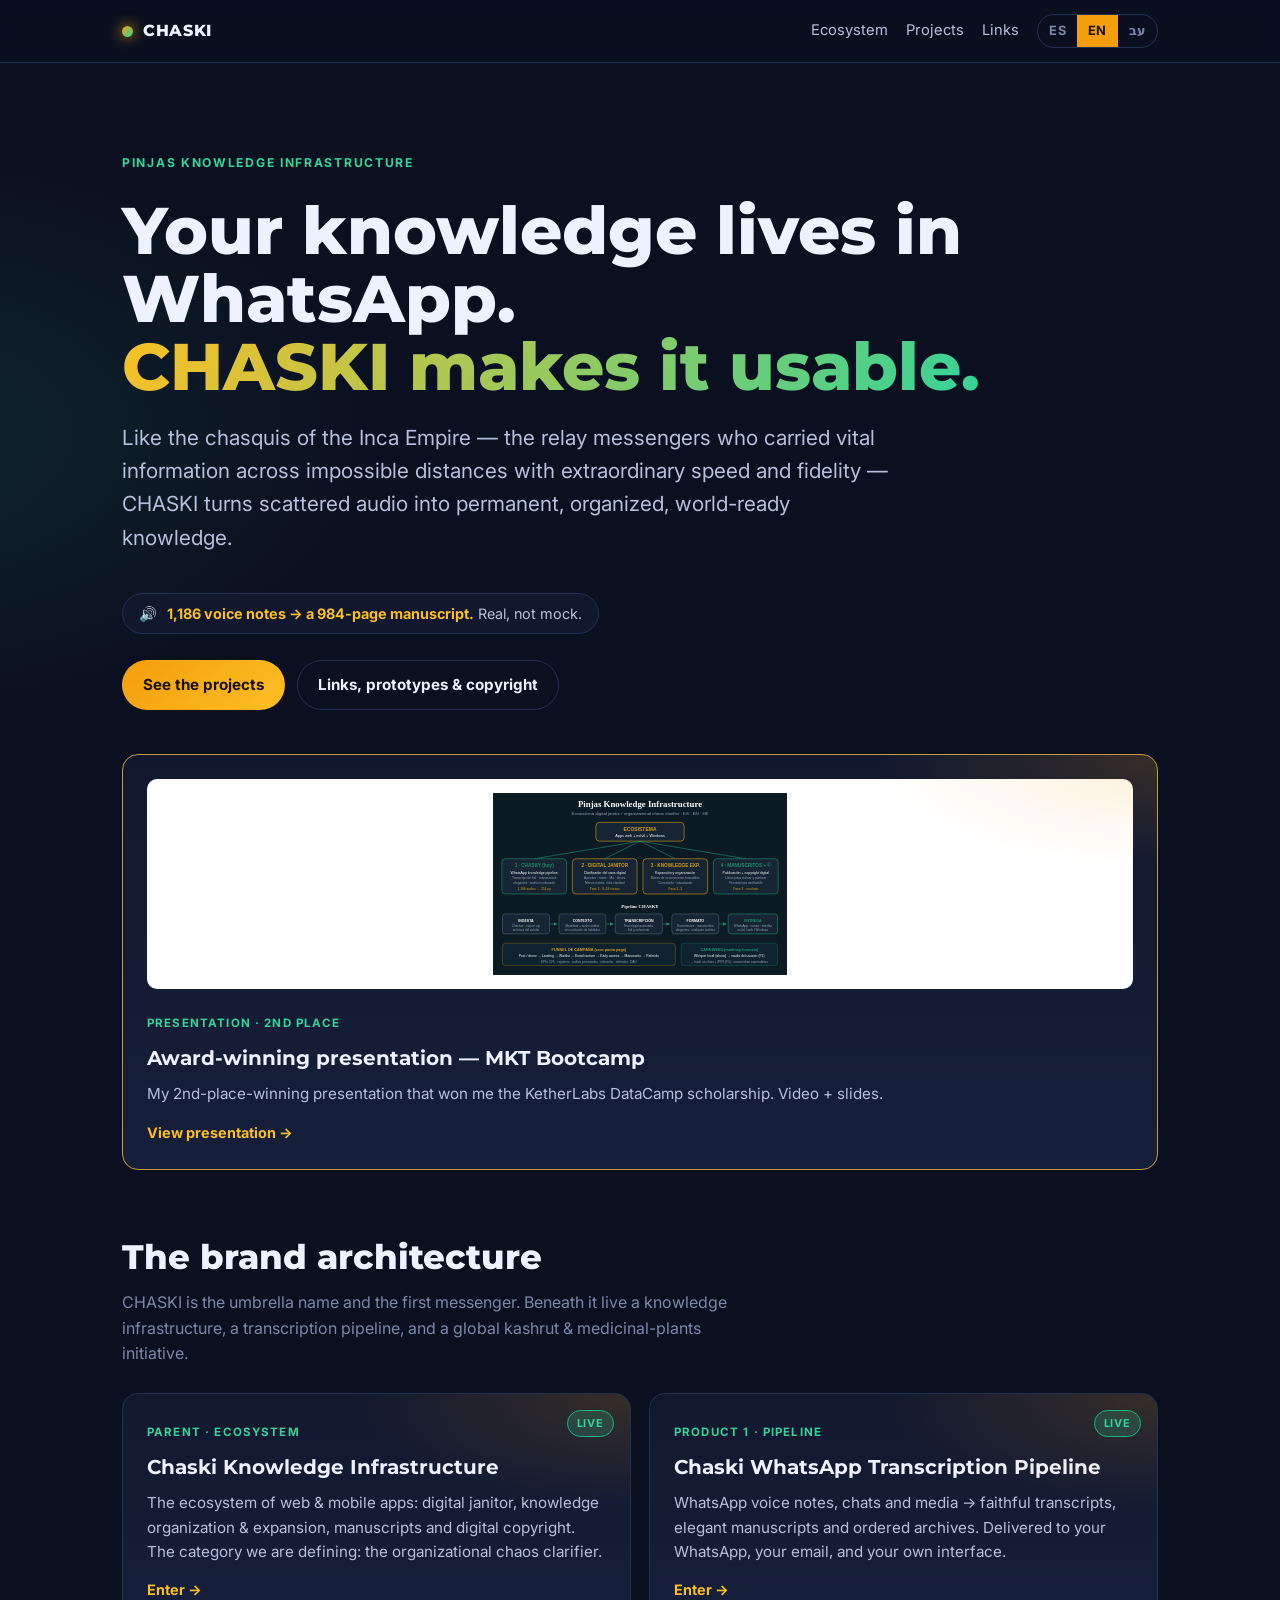
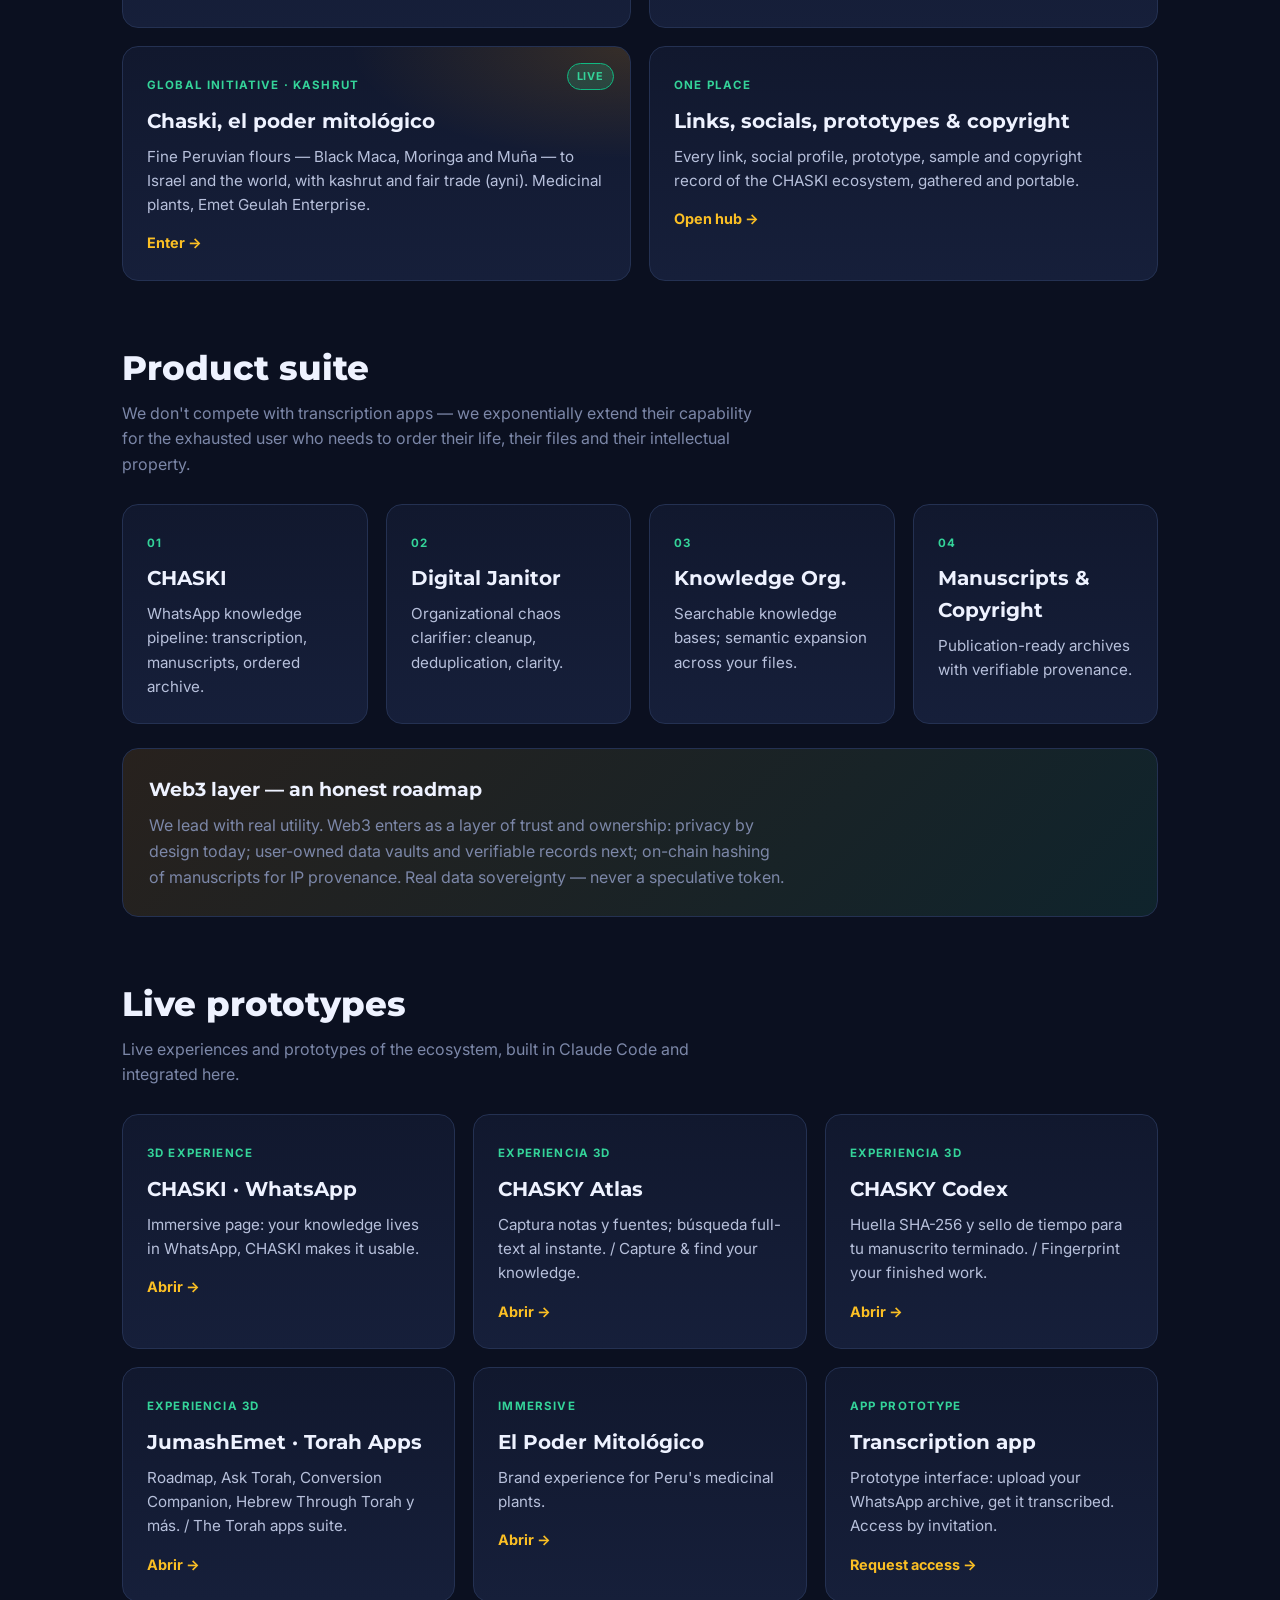
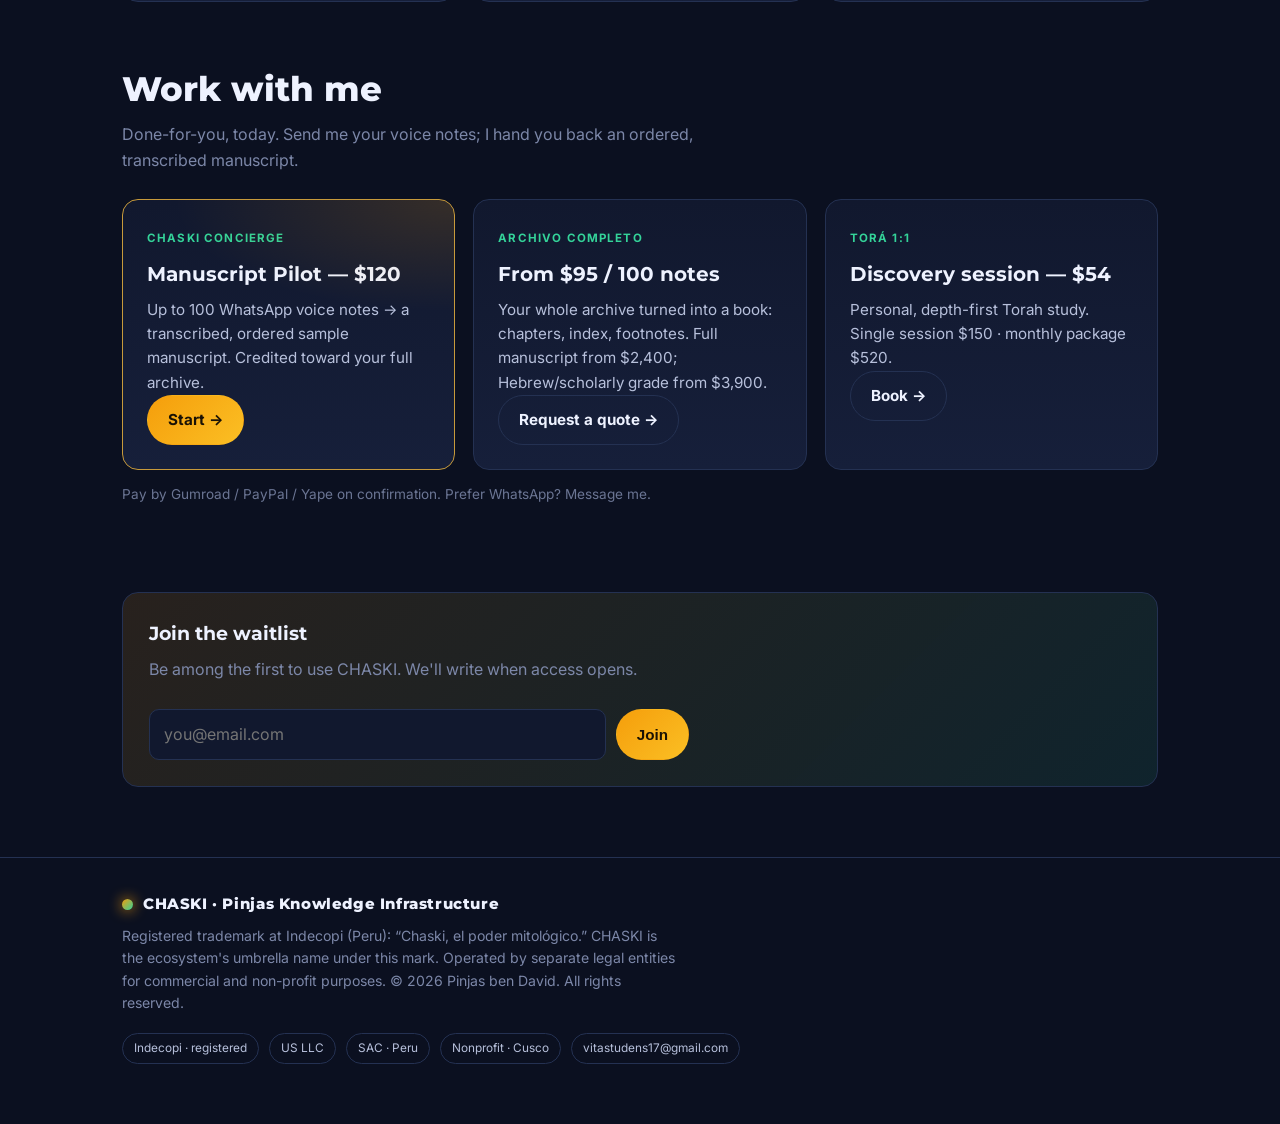
<file: index.html>
<!DOCTYPE html>
<html lang="es" dir="ltr">
<head>
<meta charset="utf-8" />
<meta name="viewport" content="width=device-width, initial-scale=1" />
<title>CHASKI · Pinjas Knowledge Infrastructure</title>
<meta name="description" data-i18n-attr="content:meta_desc" content="CHASKI — tu conocimiento vive en WhatsApp; lo hacemos utilizable. Ecosistema Pinjas Knowledge Infrastructure." />
<meta property="og:type" content="website" />
<meta property="og:site_name" content="CHASKI" />
<meta property="og:title" content="CHASKI — tu conocimiento vive en WhatsApp; lo hacemos utilizable" />
<meta property="og:description" content="1,186 notas de voz → un manuscrito de 984 páginas. Chaski, el poder mitológico · marca registrada (Indecopi)." />
<meta property="og:image" content="https://chaski.pinjasemet.com/assets/og-chaski.png" />
<meta property="og:url" content="https://chaski.pinjasemet.com/" />
<meta name="twitter:card" content="summary_large_image" />
<meta name="twitter:title" content="CHASKI — tu conocimiento vive en WhatsApp" />
<meta name="twitter:description" content="1,186 notas de voz → un manuscrito de 984 páginas. Chaski, el poder mitológico." />
<meta name="twitter:image" content="https://chaski.pinjasemet.com/assets/og-chaski.png" />
<link rel="preconnect" href="https://fonts.googleapis.com" />
<link href="https://fonts.googleapis.com/css2?family=Inter:wght@400;500;700&family=Montserrat:wght@700;800&family=Heebo:wght@400;700;800&display=swap" rel="stylesheet" />
<link rel="stylesheet" href="assets/styles.css" />
</head>
<body>

<header class="bar">
  <div class="wrap">
    <span class="brand"><span class="dot"></span> CHASKI</span>
    <nav>
      <a href="#ecosistema" data-i18n="nav_eco">Ecosistema</a>
      <a href="#proyectos" data-i18n="nav_proj">Proyectos</a>
      <a href="links/" data-i18n="nav_links">Enlaces</a>
      <div class="lang" role="group" aria-label="Language">
        <button data-lang="es" aria-pressed="true">ES</button>
        <button data-lang="en" aria-pressed="false">EN</button>
        <button data-lang="he" aria-pressed="false">עב</button>
      </div>
    </nav>
  </div>
</header>

<main>
  <!-- HERO -->
  <section class="hero">
    <div class="wrap">
      <p class="kicker" data-i18n="hero_kicker">Pinjas Knowledge Infrastructure</p>
      <h1 data-i18n="hero_h1">Tu conocimiento vive en WhatsApp.<br><span class="grad">CHASKI lo hace utilizable.</span></h1>
      <p class="lede" data-i18n="hero_lede">Como los chasquis del Imperio Inca —los mensajeros que llevaban información vital con velocidad y fidelidad extraordinarias— CHASKI toma audio disperso y lo convierte en conocimiento permanente, organizado y listo para el mundo.</p>
      <div class="proof"><span>🔊</span> <span data-i18n="hero_proof"><b>1,186 notas de voz → manuscrito de 984 páginas.</b> Real, no mock.</span></div>
      <div class="cta">
        <a class="btn btn-amber" href="#proyectos" data-i18n="hero_cta1">Ver los proyectos</a>
        <a class="btn btn-ghost" href="links/" data-i18n="hero_cta2">Enlaces, prototipos y copyright</a>
      </div>
    </div>
  </section>

  <!-- FEATURED PRESENTATION -->
  <section id="presentacion-feat" style="padding-top:6px"><div class="wrap">
    <a class="card glow" href="presentacion/" style="border-color:#c79a3b">
      <img src="assets/ecosistema-pinjas.svg" alt="" style="width:100%;max-height:210px;object-fit:contain;border-radius:10px;background:#fff;padding:14px;box-sizing:border-box;margin-bottom:12px" />
      <span class="tag" data-i18n="feat_tag">Presentación · 2.º lugar</span>
      <h3 data-i18n="feat_h">Presentación premiada — MKT Bootcamp</h3>
      <p data-i18n="feat_p">Mi presentación que ganó el 2.º lugar y me otorgó la beca KetherLabs DataCamp. Video + diapositivas.</p>
      <span class="more" data-i18n="feat_more">Ver presentación →</span>
    </a>
  </div></section>

  <!-- ECOSISTEMA / BRAND ARCHITECTURE -->
  <section id="ecosistema">
    <div class="wrap">
      <h2 class="section-title" data-i18n="eco_title">La arquitectura de marca</h2>
      <p class="section-sub" data-i18n="eco_sub">CHASKI es el nombre paraguas y el primer mensajero. Bajo él viven una infraestructura de conocimiento, un pipeline de transcripción, y una iniciativa global de kashrut y plantas medicinales.</p>
      <div class="grid cols-2">

        <a class="card glow" href="knowledge-infrastructure/">
          <span class="status live" data-i18n="st_live">Activo</span>
          <span class="tag" data-i18n="ki_tag">Casa matriz · Ecosistema</span>
          <h3 data-i18n="ki_h">Chaski Knowledge Infrastructure</h3>
          <p data-i18n="ki_p">El ecosistema de apps web y móvil: digital janitor, organización y expansión de conocimiento, manuscritos y copyright digital. La categoría que estamos definiendo: organizational chaos clarifier.</p>
          <span class="more" data-i18n="more">Entrar →</span>
        </a>

        <a class="card glow" href="whatsapp-pipeline/">
          <span class="status live" data-i18n="st_live2">Activo</span>
          <span class="tag" data-i18n="wa_tag">Producto 1 · Pipeline</span>
          <h3 data-i18n="wa_h">Chaski WhatsApp Transcription Pipeline</h3>
          <p data-i18n="wa_p">Notas de voz, chats y archivos de WhatsApp → transcripciones fieles, manuscritos elegantes y archivos ordenados. Entregados a tu WhatsApp, tu correo y tu propia interfaz.</p>
          <span class="more" data-i18n="more2">Entrar →</span>
        </a>

        <a class="card glow" href="poder-mitologico/">
          <span class="status live" data-i18n="st_soon">Activo</span>
          <span class="tag" data-i18n="pm_tag">Iniciativa global · Kashrut</span>
          <h3 data-i18n="pm_h">Chaski, el poder mitológico</h3>
          <p data-i18n="pm_p">Harinas finas del Perú —Maca negra, Moringa y Muña— hacia Israel y el mundo, con kashrut y comercio justo (ayni). Plantas medicinales, Emet Geulah Enterprise.</p>
          <span class="more" data-i18n="more3">Entrar →</span>
        </a>

        <a class="card" href="links/">
          <span class="tag" data-i18n="lk_tag">Un solo lugar</span>
          <h3 data-i18n="lk_h">Enlaces, redes, prototipos y copyright</h3>
          <p data-i18n="lk_p">Todos los enlaces, redes sociales, prototipos, muestras y registros de copyright del ecosistema CHASKI, reunidos y portables.</p>
          <span class="more" data-i18n="more4">Abrir hub →</span>
        </a>

      </div>
    </div>
  </section>

  <!-- PROYECTOS / PRODUCTS DETAIL -->
  <section id="proyectos">
    <div class="wrap">
      <h2 class="section-title" data-i18n="prod_title">Suite de productos</h2>
      <p class="section-sub" data-i18n="prod_sub">No competimos con apps de transcripción —extendemos exponencialmente su capacidad para el usuario agotado que necesita ordenar su vida, sus archivos y su propiedad intelectual.</p>
      <div class="grid cols-4">
        <div class="card"><span class="tag">01</span><h3 data-i18n="p1_h">CHASKI</h3><p data-i18n="p1_p">WhatsApp knowledge pipeline: transcripción, manuscritos, archivo ordenado.</p></div>
        <div class="card"><span class="tag">02</span><h3 data-i18n="p2_h">Digital Janitor</h3><p data-i18n="p2_p">Clarificador del caos organizacional digital: limpieza, deduplicación, claridad.</p></div>
        <div class="card"><span class="tag">03</span><h3 data-i18n="p3_h">Knowledge Org.</h3><p data-i18n="p3_p">Bases de conocimiento buscables; expansión semántica entre tus archivos.</p></div>
        <div class="card"><span class="tag">04</span><h3 data-i18n="p4_h">Manuscritos & Copyright</h3><p data-i18n="p4_p">Archivos listos para publicación con procedencia verificable.</p></div>
      </div>

      <div class="callout" style="margin-top:24px">
        <h3 data-i18n="web3_h">Capa Web3 — hoja de ruta honesta</h3>
        <p class="section-sub mb0" data-i18n="web3_p">Lideramos con utilidad real. Web3 entra como capa de confianza y propiedad: privacidad por diseño hoy; vaults de datos del usuario y registros verificables después; hash on-chain de manuscritos para procedencia de tu propiedad intelectual. Soberanía de datos real —nunca un token especulativo.</p>
      </div>
    </div>
  </section>

  <!-- INTEGRATION SLOT for the two Claude Code HTMLs -->
  <section id="apps">
    <div class="wrap">
      <h2 class="section-title" data-i18n="apps_title">Prototipos en vivo</h2>
      <p class="section-sub" data-i18n="apps_sub">Demostraciones funcionales del ecosistema. (Aquí se enlazan los dos prototipos HTML construidos en Claude Code; ver carpeta /apps/.)</p>
      <div class="grid cols-3">
        <a class="card" href="apps/chasky-tech.html"><span class="tag" data-i18n="demo_tag">Experiencia 3D</span><h3 data-i18n="demo1_h">CHASKI · WhatsApp</h3><p data-i18n="demo1_p">Página inmersiva: tu conocimiento vive en WhatsApp, CHASKI lo hace utilizable.</p><span class="more">Abrir →</span></a>
        <a class="card" href="atlas/"><span class="tag">Experiencia 3D</span><h3>CHASKY Atlas</h3><p>Captura notas y fuentes; búsqueda full-text al instante. / Capture &amp; find your knowledge.</p><span class="more">Abrir →</span></a>
        <a class="card" href="codex/"><span class="tag">Experiencia 3D</span><h3>CHASKY Codex</h3><p>Huella SHA-256 y sello de tiempo para tu manuscrito terminado. / Fingerprint your finished work.</p><span class="more">Abrir →</span></a>
        <a class="card" href="torah-apps/"><span class="tag">Experiencia 3D</span><h3>JumashEmet · Torah Apps</h3><p>Roadmap, Ask Torah, Conversion Companion, Hebrew Through Torah y más. / The Torah apps suite.</p><span class="more">Abrir →</span></a>
        <a class="card" href="apps/chasky-mitologico.html"><span class="tag" data-i18n="demo_tag2">Inmersivo</span><h3 data-i18n="demo2_h">El Poder Mitológico</h3><p data-i18n="demo2_p">Experiencia de marca para las plantas medicinales del Perú.</p><span class="more">Abrir →</span></a>
        <a class="card" href="#waitlist"><span class="tag" data-i18n="demo_tag3">Prototipo app</span><h3 data-i18n="demo3_h">App de transcripción</h3><p data-i18n="demo3_p">Interfaz prototipo: sube tu archivo de WhatsApp y recíbelo transcrito. Acceso por invitación.</p><span class="more" data-i18n="demo3_more">Solicitar acceso →</span></a>
      </div>
    </div>
  </section>

  <!-- WORK WITH ME — paid offers (concierge + tutoring) -->
  <section id="work"><div class="wrap">
    <h2 class="section-title" data-i18n="work_title">Trabaja conmigo</h2>
    <p class="section-sub" data-i18n="work_sub">Servicio hecho por mí, hoy. Tú me envías tus notas de voz; yo te devuelvo un manuscrito ordenado y transcrito.</p>
    <div class="grid cols-3">
      <div class="card glow" style="border-color:#c79a3b">
        <span class="tag">CHASKI Concierge</span>
        <h3 data-i18n="w1_h">Piloto de manuscrito — $120</h3>
        <p data-i18n="w1_p">Hasta 100 notas de voz de WhatsApp → un manuscrito de muestra, transcrito y ordenado. Se acredita a tu archivo completo.</p>
        <a class="btn btn-amber" href="mailto:vitastudens17@gmail.com?subject=CHASKI%20Piloto%20de%20manuscrito%20(%24120)" data-i18n="w1_cta">Empezar →</a>
      </div>
      <div class="card">
        <span class="tag">Archivo completo</span>
        <h3 data-i18n="w2_h">Desde $95 / 100 notas</h3>
        <p data-i18n="w2_p">Tu archivo entero convertido en un libro: capítulos, índice, notas al pie. Manuscrito completo desde $2,400; grado hebreo/rabínico desde $3,900.</p>
        <a class="btn btn-ghost" href="mailto:vitastudens17@gmail.com?subject=CHASKI%20Archivo%20completo" data-i18n="w2_cta">Pedir presupuesto →</a>
      </div>
      <div class="card">
        <span class="tag">Torá 1:1</span>
        <h3 data-i18n="w3_h">Sesión de descubrimiento — $54</h3>
        <p data-i18n="w3_p">Estudio de Torá personal, en profundidad. Sesión individual $150 · paquete mensual $520.</p>
        <a class="btn btn-ghost" href="mailto:vitastudens17@gmail.com?subject=CHASKI%20Tutor%C3%ADa%20Tor%C3%A1" data-i18n="w3_cta">Reservar →</a>
      </div>
    </div>
    <p class="section-sub" style="margin-top:14px;font-size:.85rem;opacity:.85" data-i18n="work_note">Pago por Gumroad / PayPal / Yape al confirmar. ¿Prefieres WhatsApp? Escríbeme.</p>
  </div></section>

  <!-- WAITLIST — functional lead capture (set form action to your Formspree/Pages/Supabase endpoint) -->
  <section id="waitlist"><div class="wrap">
    <div class="callout">
      <h3 data-i18n="wl_t">Únete a la lista de espera</h3>
      <p class="section-sub" data-i18n="wl_p">Sé de los primeros en usar CHASKI. Te escribimos cuando abramos acceso.</p>
      <form id="wl-form" action="/api/lead" method="POST" style="display:flex;gap:10px;flex-wrap:wrap;max-width:540px">
        <input type="email" name="email" required data-i18n-attr="placeholder:wl_ph" placeholder="tu@correo.com" autocomplete="email" style="flex:1;min-width:220px;padding:12px 14px;border-radius:10px;border:1px solid var(--line);background:var(--bg-2);color:var(--ink);font:inherit">
        <input type="hidden" name="source" value="hub-waitlist">
        <input type="hidden" name="lang" value="es">
        <!-- honeypot: invisible to humans; bots fill it and are silently dropped -->
        <input type="text" name="company" tabindex="-1" autocomplete="off" aria-hidden="true" style="position:absolute;left:-9999px;width:1px;height:1px;opacity:0">
        <button class="btn btn-amber" type="submit" data-i18n="wl_b">Unirme</button>
      </form>
      <p id="wl-thanks" data-i18n="wl_thx" style="display:none;margin:10px 0 0">✓ ¡Gracias! Te escribiremos cuando abramos acceso.</p>
    </div>
  </div></section>
</main>

<footer>
  <div class="wrap">
    <div class="legal">
      <span class="brand" style="font-size:.95rem"><span class="dot"></span> CHASKI · Pinjas Knowledge Infrastructure</span>
      <p style="margin:8px 0 0" data-i18n="foot_legal">Marca registrada en Indecopi (Perú): «Chaski, el poder mitológico». CHASKI es el nombre paraguas del ecosistema bajo esta marca. Operada por entidades legales separadas para fines comerciales y sin fines de lucro. © <span id="year">2026</span> Pinjas ben David. Todos los derechos reservados.</p>
    </div>
    <div class="badge-row">
      <span class="badge" data-i18n="b1">Indecopi · marca registrada</span>
      <span class="badge" data-i18n="b2">US LLC</span>
      <span class="badge" data-i18n="b3">SAC · Perú</span>
      <span class="badge" data-i18n="b4">Nonprofit · Cusco</span>
      <span class="badge">vitastudens17@gmail.com</span>
    </div>
  </div>
</footer>

<script>
window.I18N = {
  es: {
    __title: "CHASKI · Pinjas Knowledge Infrastructure",
    meta_desc: "CHASKI — tu conocimiento vive en WhatsApp; lo hacemos utilizable. Ecosistema Pinjas Knowledge Infrastructure.",
    nav_eco:"Ecosistema", nav_proj:"Proyectos", nav_links:"Enlaces",
    hero_kicker:"Pinjas Knowledge Infrastructure",
    hero_h1:"Tu conocimiento vive en WhatsApp.<br><span class='grad'>CHASKI lo hace utilizable.</span>",
    hero_lede:"Como los chasquis del Imperio Inca —los mensajeros que llevaban información vital con velocidad y fidelidad extraordinarias— CHASKI toma audio disperso y lo convierte en conocimiento permanente, organizado y listo para el mundo.",
    hero_proof:"<b>1,186 notas de voz → manuscrito de 984 páginas.</b> Real, no mock.",
    hero_cta1:"Ver los proyectos", hero_cta2:"Enlaces, prototipos y copyright",
    eco_title:"La arquitectura de marca",
    eco_sub:"CHASKI es el nombre paraguas y el primer mensajero. Bajo él viven una infraestructura de conocimiento, un pipeline de transcripción, y una iniciativa global de kashrut y plantas medicinales.",
    st_live:"Activo", st_live2:"Activo", st_soon:"Activo", more:"Entrar →", more2:"Entrar →", more3:"Entrar →", more4:"Abrir hub →",
    ki_tag:"Casa matriz · Ecosistema", ki_h:"Chaski Knowledge Infrastructure",
    ki_p:"El ecosistema de apps web y móvil: digital janitor, organización y expansión de conocimiento, manuscritos y copyright digital. La categoría que estamos definiendo: organizational chaos clarifier.",
    wa_tag:"Producto 1 · Pipeline", wa_h:"Chaski WhatsApp Transcription Pipeline",
    wa_p:"Notas de voz, chats y archivos de WhatsApp → transcripciones fieles, manuscritos elegantes y archivos ordenados. Entregados a tu WhatsApp, tu correo y tu propia interfaz.",
    pm_tag:"Iniciativa global · Kashrut", pm_h:"Chaski, el poder mitológico",
    pm_p:"Harinas finas del Perú —Maca negra, Moringa y Muña— hacia Israel y el mundo, con kashrut y comercio justo (ayni). Plantas medicinales, Emet Geulah Enterprise.",
    lk_tag:"Un solo lugar", lk_h:"Enlaces, redes, prototipos y copyright",
    lk_p:"Todos los enlaces, redes sociales, prototipos, muestras y registros de copyright del ecosistema CHASKI, reunidos y portables.",
    prod_title:"Suite de productos",
    prod_sub:"No competimos con apps de transcripción —extendemos exponencialmente su capacidad para el usuario agotado que necesita ordenar su vida, sus archivos y su propiedad intelectual.",
    p1_h:"CHASKI", p1_p:"WhatsApp knowledge pipeline: transcripción, manuscritos, archivo ordenado.",
    p2_h:"Digital Janitor", p2_p:"Clarificador del caos organizacional digital: limpieza, deduplicación, claridad.",
    p3_h:"Knowledge Org.", p3_p:"Bases de conocimiento buscables; expansión semántica entre tus archivos.",
    p4_h:"Manuscritos & Copyright", p4_p:"Archivos listos para publicación con procedencia verificable.",
    web3_h:"Capa Web3 — hoja de ruta honesta",
    web3_p:"Lideramos con utilidad real. Web3 entra como capa de confianza y propiedad: privacidad por diseño hoy; vaults de datos del usuario y registros verificables después; hash on-chain de manuscritos para procedencia de tu propiedad intelectual. Soberanía de datos real —nunca un token especulativo.",
    apps_title:"Prototipos en vivo",
    apps_sub:"Experiencias y prototipos en vivo del ecosistema, construidos en Claude Code e integrados aquí.",
    demo_tag:"Experiencia 3D", demo_tag2:"Inmersivo", demo_tag3:"Prototipo app", demo1_h:"CHASKI · WhatsApp", demo2_h:"El Poder Mitológico", demo3_h:"App de transcripción",
    demo1_p:"Página inmersiva: tu conocimiento vive en WhatsApp, CHASKI lo hace utilizable.", demo2_p:"Experiencia de marca para las plantas medicinales del Perú.", demo3_p:"Interfaz prototipo: sube tu archivo de WhatsApp y recíbelo transcrito. Acceso por invitación.", demo3_more:"Solicitar acceso →", feat_tag:"Presentación · 2.º lugar", feat_h:"Presentación premiada — MKT Bootcamp", feat_p:"Mi presentación que ganó el 2.º lugar y me otorgó la beca KetherLabs DataCamp. Video + diapositivas.", feat_more:"Ver presentación →",
    foot_legal:"Marca registrada en Indecopi (Perú): «Chaski, el poder mitológico». CHASKI es el nombre paraguas del ecosistema bajo esta marca. Operada por entidades legales separadas para fines comerciales y sin fines de lucro. © <span id='year'>2026</span> Pinjas ben David. Todos los derechos reservados.",
    b1:"Indecopi · marca registrada", b2:"US LLC", b3:"SAC · Perú", b4:"Nonprofit · Cusco",
    wl_t:"Únete a la lista de espera", wl_p:"Sé de los primeros en usar CHASKI. Te escribimos cuando abramos acceso.", wl_b:"Unirme", wl_ph:"tu@correo.com", wl_thx:"✓ ¡Gracias! Te escribiremos cuando abramos acceso.", work_title:"Trabaja conmigo", work_sub:"Servicio hecho por mí, hoy. Tú me envías tus notas de voz; yo te devuelvo un manuscrito ordenado y transcrito.", w1_h:"Piloto de manuscrito — $120", w1_p:"Hasta 100 notas de voz de WhatsApp → un manuscrito de muestra, transcrito y ordenado. Se acredita a tu archivo completo.", w1_cta:"Empezar →", w2_h:"Desde $95 / 100 notas", w2_p:"Tu archivo entero convertido en un libro: capítulos, índice, notas al pie. Manuscrito completo desde $2,400; grado hebreo/rabínico desde $3,900.", w2_cta:"Pedir presupuesto →", w3_h:"Sesión de descubrimiento — $54", w3_p:"Estudio de Torá personal, en profundidad. Sesión individual $150 · paquete mensual $520.", w3_cta:"Reservar →", work_note:"Pago por Gumroad / PayPal / Yape al confirmar. ¿Prefieres WhatsApp? Escríbeme."
  },
  en: {
    __title: "CHASKI · Pinjas Knowledge Infrastructure",
    meta_desc:"CHASKI — your knowledge lives in WhatsApp; we make it usable. The Pinjas Knowledge Infrastructure ecosystem.",
    nav_eco:"Ecosystem", nav_proj:"Projects", nav_links:"Links",
    hero_kicker:"Pinjas Knowledge Infrastructure",
    hero_h1:"Your knowledge lives in WhatsApp.<br><span class='grad'>CHASKI makes it usable.</span>",
    hero_lede:"Like the chasquis of the Inca Empire — the relay messengers who carried vital information across impossible distances with extraordinary speed and fidelity — CHASKI turns scattered audio into permanent, organized, world-ready knowledge.",
    hero_proof:"<b>1,186 voice notes → a 984-page manuscript.</b> Real, not mock.",
    hero_cta1:"See the projects", hero_cta2:"Links, prototypes & copyright",
    eco_title:"The brand architecture",
    eco_sub:"CHASKI is the umbrella name and the first messenger. Beneath it live a knowledge infrastructure, a transcription pipeline, and a global kashrut & medicinal-plants initiative.",
    st_live:"Live", st_live2:"Live", st_soon:"Live", more:"Enter →", more2:"Enter →", more3:"Enter →", more4:"Open hub →",
    ki_tag:"Parent · Ecosystem", ki_h:"Chaski Knowledge Infrastructure",
    ki_p:"The ecosystem of web & mobile apps: digital janitor, knowledge organization & expansion, manuscripts and digital copyright. The category we are defining: the organizational chaos clarifier.",
    wa_tag:"Product 1 · Pipeline", wa_h:"Chaski WhatsApp Transcription Pipeline",
    wa_p:"WhatsApp voice notes, chats and media → faithful transcripts, elegant manuscripts and ordered archives. Delivered to your WhatsApp, your email, and your own interface.",
    pm_tag:"Global initiative · Kashrut", pm_h:"Chaski, el poder mitológico",
    pm_p:"Fine Peruvian flours — Black Maca, Moringa and Muña — to Israel and the world, with kashrut and fair trade (ayni). Medicinal plants, Emet Geulah Enterprise.",
    lk_tag:"One place", lk_h:"Links, socials, prototypes & copyright",
    lk_p:"Every link, social profile, prototype, sample and copyright record of the CHASKI ecosystem, gathered and portable.",
    prod_title:"Product suite",
    prod_sub:"We don't compete with transcription apps — we exponentially extend their capability for the exhausted user who needs to order their life, their files and their intellectual property.",
    p1_h:"CHASKI", p1_p:"WhatsApp knowledge pipeline: transcription, manuscripts, ordered archive.",
    p2_h:"Digital Janitor", p2_p:"Organizational chaos clarifier: cleanup, deduplication, clarity.",
    p3_h:"Knowledge Org.", p3_p:"Searchable knowledge bases; semantic expansion across your files.",
    p4_h:"Manuscripts & Copyright", p4_p:"Publication-ready archives with verifiable provenance.",
    web3_h:"Web3 layer — an honest roadmap",
    web3_p:"We lead with real utility. Web3 enters as a layer of trust and ownership: privacy by design today; user-owned data vaults and verifiable records next; on-chain hashing of manuscripts for IP provenance. Real data sovereignty — never a speculative token.",
    apps_title:"Live prototypes",
    apps_sub:"Live experiences and prototypes of the ecosystem, built in Claude Code and integrated here.",
    demo_tag:"3D experience", demo_tag2:"Immersive", demo_tag3:"App prototype", demo1_h:"CHASKI · WhatsApp", demo2_h:"El Poder Mitológico", demo3_h:"Transcription app",
    demo1_p:"Immersive page: your knowledge lives in WhatsApp, CHASKI makes it usable.", demo2_p:"Brand experience for Peru's medicinal plants.", demo3_p:"Prototype interface: upload your WhatsApp archive, get it transcribed. Access by invitation.", demo3_more:"Request access →", feat_tag:"Presentation · 2nd place", feat_h:"Award-winning presentation — MKT Bootcamp", feat_p:"My 2nd-place-winning presentation that won me the KetherLabs DataCamp scholarship. Video + slides.", feat_more:"View presentation →",
    foot_legal:"Registered trademark at Indecopi (Peru): “Chaski, el poder mitológico.” CHASKI is the ecosystem's umbrella name under this mark. Operated by separate legal entities for commercial and non-profit purposes. © <span id='year'>2026</span> Pinjas ben David. All rights reserved.",
    b1:"Indecopi · registered", b2:"US LLC", b3:"SAC · Peru", b4:"Nonprofit · Cusco",
    wl_t:"Join the waitlist", wl_p:"Be among the first to use CHASKI. We'll write when access opens.", wl_b:"Join", wl_ph:"you@email.com", wl_thx:"✓ Thank you! We'll write when access opens.", work_title:"Work with me", work_sub:"Done-for-you, today. Send me your voice notes; I hand you back an ordered, transcribed manuscript.", w1_h:"Manuscript Pilot — $120", w1_p:"Up to 100 WhatsApp voice notes → a transcribed, ordered sample manuscript. Credited toward your full archive.", w1_cta:"Start →", w2_h:"From $95 / 100 notes", w2_p:"Your whole archive turned into a book: chapters, index, footnotes. Full manuscript from $2,400; Hebrew/scholarly grade from $3,900.", w2_cta:"Request a quote →", w3_h:"Discovery session — $54", w3_p:"Personal, depth-first Torah study. Single session $150 · monthly package $520.", w3_cta:"Book →", work_note:"Pay by Gumroad / PayPal / Yape on confirmation. Prefer WhatsApp? Message me."
  },
  he: {
    __title: "CHASKI · Pinjas Knowledge Infrastructure",
    meta_desc:"‏CHASKI — הידע שלך חי בוואטסאפ; אנחנו הופכים אותו לשמיש.",
    nav_eco:"אקוסיסטם", nav_proj:"פרויקטים", nav_links:"קישורים",
    hero_kicker:"Pinjas Knowledge Infrastructure",
    hero_h1:"הידע שלך חי בוואטסאפ.<br><span class='grad'>צ'אסקי הופך אותו לשמיש.</span>",
    hero_lede:"כמו רצי האימפריה האינקאית —השליחים שנשאו מידע חיוני למרחקים בלתי אפשריים במהירות ובנאמנות יוצאות דופן— צ'אסקי לוקח אודיו מפוזר והופך אותו לידע קבוע, מאורגן ומוכן לעולם.",
    hero_proof:"<b>1,186 הודעות קוליות → כתב-יד של 984 עמודים.</b> אמיתי, לא הדמיה.",
    hero_cta1:"לצפייה בפרויקטים", hero_cta2:"קישורים, אבות-טיפוס וזכויות יוצרים",
    eco_title:"ארכיטקטורת המותג",
    eco_sub:"צ'אסקי הוא שם-המטרייה והשליח הראשון. תחתיו חיים תשתית ידע, צינור תמלול, ויוזמת כשרות עולמית של צמחי מרפא.",
    st_live:"פעיל", st_live2:"פעיל", st_soon:"פעיל", more:"כניסה →", more2:"כניסה →", more3:"כניסה →", more4:"לפתיחת המרכז →",
    ki_tag:"בית-אם · אקוסיסטם", ki_h:"Chaski Knowledge Infrastructure",
    ki_p:"אקוסיסטם של אפליקציות ווב ונייד: digital janitor, ארגון והרחבת ידע, כתבי-יד וזכויות יוצרים דיגיטליות. הקטגוריה שאנחנו מגדירים: מסדר הכאוס הארגוני.",
    wa_tag:"מוצר 1 · Pipeline", wa_h:"Chaski WhatsApp Transcription Pipeline",
    wa_p:"הודעות קוליות, צ'אטים וקבצים מוואטסאפ → תמלולים נאמנים, כתבי-יד מעוצבים וארכיונים מסודרים. נשלחים לוואטסאפ שלך, למייל ולממשק האישי שלך.",
    pm_tag:"יוזמה עולמית · כשרות", pm_h:"Chaski, el poder mitológico",
    pm_p:"קמחים פרואניים משובחים —מאקה שחורה, מורינגה ומוניה— לישראל ולעולם, עם כשרות וסחר הוגן (איני). צמחי מרפא, Emet Geulah Enterprise.",
    lk_tag:"מקום אחד", lk_h:"קישורים, רשתות, אבות-טיפוס וזכויות יוצרים",
    lk_p:"כל הקישורים, הרשתות החברתיות, אבות-הטיפוס, הדגימות ורישומי זכויות היוצרים של האקוסיסטם — מרוכזים וניידים.",
    prod_title:"חבילת המוצרים",
    prod_sub:"איננו מתחרים באפליקציות תמלול — אנו מרחיבים את יכולתן באופן מעריכי עבור המשתמש המותש שזקוק לסדר בחייו, בקבציו ובקניינו הרוחני.",
    p1_h:"CHASKI", p1_p:"צינור הידע של וואטסאפ: תמלול, כתבי-יד, ארכיון מסודר.",
    p2_h:"Digital Janitor", p2_p:"מסדר הכאוס הארגוני: ניקוי, הסרת כפילויות, בהירות.",
    p3_h:"ארגון ידע", p3_p:"מאגרי ידע ניתנים לחיפוש; הרחבה סמנטית בין הקבצים שלך.",
    p4_h:"כתבי-יד וזכויות יוצרים", p4_p:"ארכיונים מוכנים לפרסום עם הוכחת מקור.",
    web3_h:"שכבת Web3 — מפת דרכים כנה",
    web3_p:"מובילים עם תועלת אמיתית. Web3 נכנס כשכבת אמון ובעלות: פרטיות מובנית היום; כספות נתונים בבעלות המשתמש ורשומות ניתנות לאימות בהמשך; גיבוב כתבי-יד על הבלוקצ'יין להוכחת מקור לקניין רוחני. ריבונות נתונים אמיתית — לעולם לא מטבע ספקולטיבי.",
    apps_title:"אבות-טיפוס חיים",
    apps_sub:"חוויות ואבות-טיפוס חיים של האקוסיסטם, שנבנו ב-Claude Code ושולבו כאן.",
    demo_tag:"חוויה תלת-ממדית", demo_tag2:"אימרסיבי", demo_tag3:"אב-טיפוס אפליקציה", demo1_h:"CHASKI · וואטסאפ", demo2_h:"El Poder Mitológico", demo3_h:"אפליקציית תמלול",
    demo1_p:"עמוד אימרסיבי: הידע שלך חי בוואטסאפ, צ'אסקי הופך אותו לשמיש.", demo2_p:"חוויית מותג לצמחי המרפא של פרו.", demo3_p:"ממשק אב-טיפוס: העלה את ארכיון הוואטסאפ וקבל אותו מתומלל. גישה בהזמנה בלבד.", demo3_more:"בקשת גישה →", feat_tag:"מצגת · מקום שני", feat_h:"מצגת זוכת פרס — MKT Bootcamp", feat_p:"המצגת שלי שזכתה במקום השני וזיכתה אותי במלגת KetherLabs DataCamp. וידאו + שקופיות.", feat_more:"לצפייה במצגת →",
    foot_legal:"סימן מסחר רשום ב-Indecopi (פרו): «Chaski, el poder mitológico». CHASKI הוא שם-המטרייה של האקוסיסטם תחת סימן זה. מופעל על-ידי ישויות משפטיות נפרדות למטרות מסחריות ולמטרות ללא כוונת רווח. © <span id='year'>2026</span> פנחס בן דוד. כל הזכויות שמורות.",
    b1:"Indecopi · סימן רשום", b2:"US LLC", b3:"SAC · פרו", b4:"מלכ\"ר · קוסקו",
    wl_t:"הצטרפו לרשימת ההמתנה", wl_p:"היו מהראשונים להשתמש ב-CHASKI. נכתוב לכם כשייפתח אקסס.", wl_b:"הצטרפות", wl_ph:"you@email.com", wl_thx:"✓ תודה! נכתוב לכם כשייפתח אקסס.", work_title:"עבוד איתי", work_sub:"שירות אישי, היום. שולחים לי את ההודעות הקוליות; מקבלים בחזרה כתב-יד מסודר ומתומלל.", w1_h:"פיילוט כתב-יד — $120", w1_p:"עד 100 הודעות קוליות מוואטסאפ → כתב-יד לדוגמה, מתומלל ומסודר. נזקף לארכיון המלא שלך.", w1_cta:"להתחיל →", w2_h:"החל מ-$95 / 100 הודעות", w2_p:"כל הארכיון שלך הופך לספר: פרקים, אינדקס, הערות שוליים. כתב-יד מלא החל מ-$2,400; רמה עברית/תורנית החל מ-$3,900.", w2_cta:"בקשת הצעת מחיר →", w3_h:"שיחת היכרות — $54", w3_p:"לימוד תורה אישי ומעמיק. שיעור יחיד $150 · חבילה חודשית $520.", w3_cta:"לתיאום →", work_note:"תשלום דרך Gumroad / PayPal / Yape באישור. מעדיפים וואטסאפ? כתבו לי."
  }
};
</script>
<script src="assets/i18n.js"></script>
<script>
(function(){
  // Live lead capture -> self-hosted Supabase (works on any host; CORS open).
  // NOTE: anon key is public by design (RLS restricts anon to INSERT on leads only).
  // TODO after JWT rotation: replace SUPA_ANON with the new anon key.
  var SUPA_URL="https://supabase.pinjasemet.com";
  var SUPA_ANON="eyJhbGciOiJIUzI1NiIsInR5cCI6IkpXVCJ9.eyJyb2xlIjoiYW5vbiIsImlzcyI6InN1cGFiYXNlIiwiaWF0IjoxNzgyNzcxNDc0LCJleHAiOjIwOTgxMzE0NzR9.OC0_TGfm4_QQq1LLR7sGgvIMo9CIyDw-tNDv4zLEYC0";
  var f=document.getElementById('wl-form');
  function thanks(){ var t=document.getElementById('wl-thanks'); if(t){t.style.display='block';} if(f){f.style.display='none';} }
  if(location.search.indexOf('joined=1')>-1){ thanks(); }
  if(f){ f.addEventListener('submit', function(e){
    e.preventDefault();
    var email=((f.email&&f.email.value)||'').trim();
    var hp=((f.company&&f.company.value)||'');
    if(hp){ thanks(); return; }                 // honeypot: silently drop bots
    if(!email){ return; }
    var lang=document.documentElement.lang||'es';
    var btn=f.querySelector('button[type=submit]'); if(btn){btn.disabled=true;}
    fetch(SUPA_URL+'/rest/v1/leads',{method:'POST',
      headers:{'apikey':SUPA_ANON,'Authorization':'Bearer '+SUPA_ANON,'Content-Type':'application/json','Prefer':'return=minimal'},
      body:JSON.stringify({email:email,source:'hub-waitlist',lang:lang})
    }).then(function(r){
      if(r.ok||r.status===201||r.status===409){ thanks(); }   // 409 = already on the list
      else { try{ f.submit(); }catch(_){} }                   // fallback: native POST /api/lead
    }).catch(function(){ try{ f.submit(); }catch(_){} });
  }); }
})();
</script>
</body>
</html>
</file>
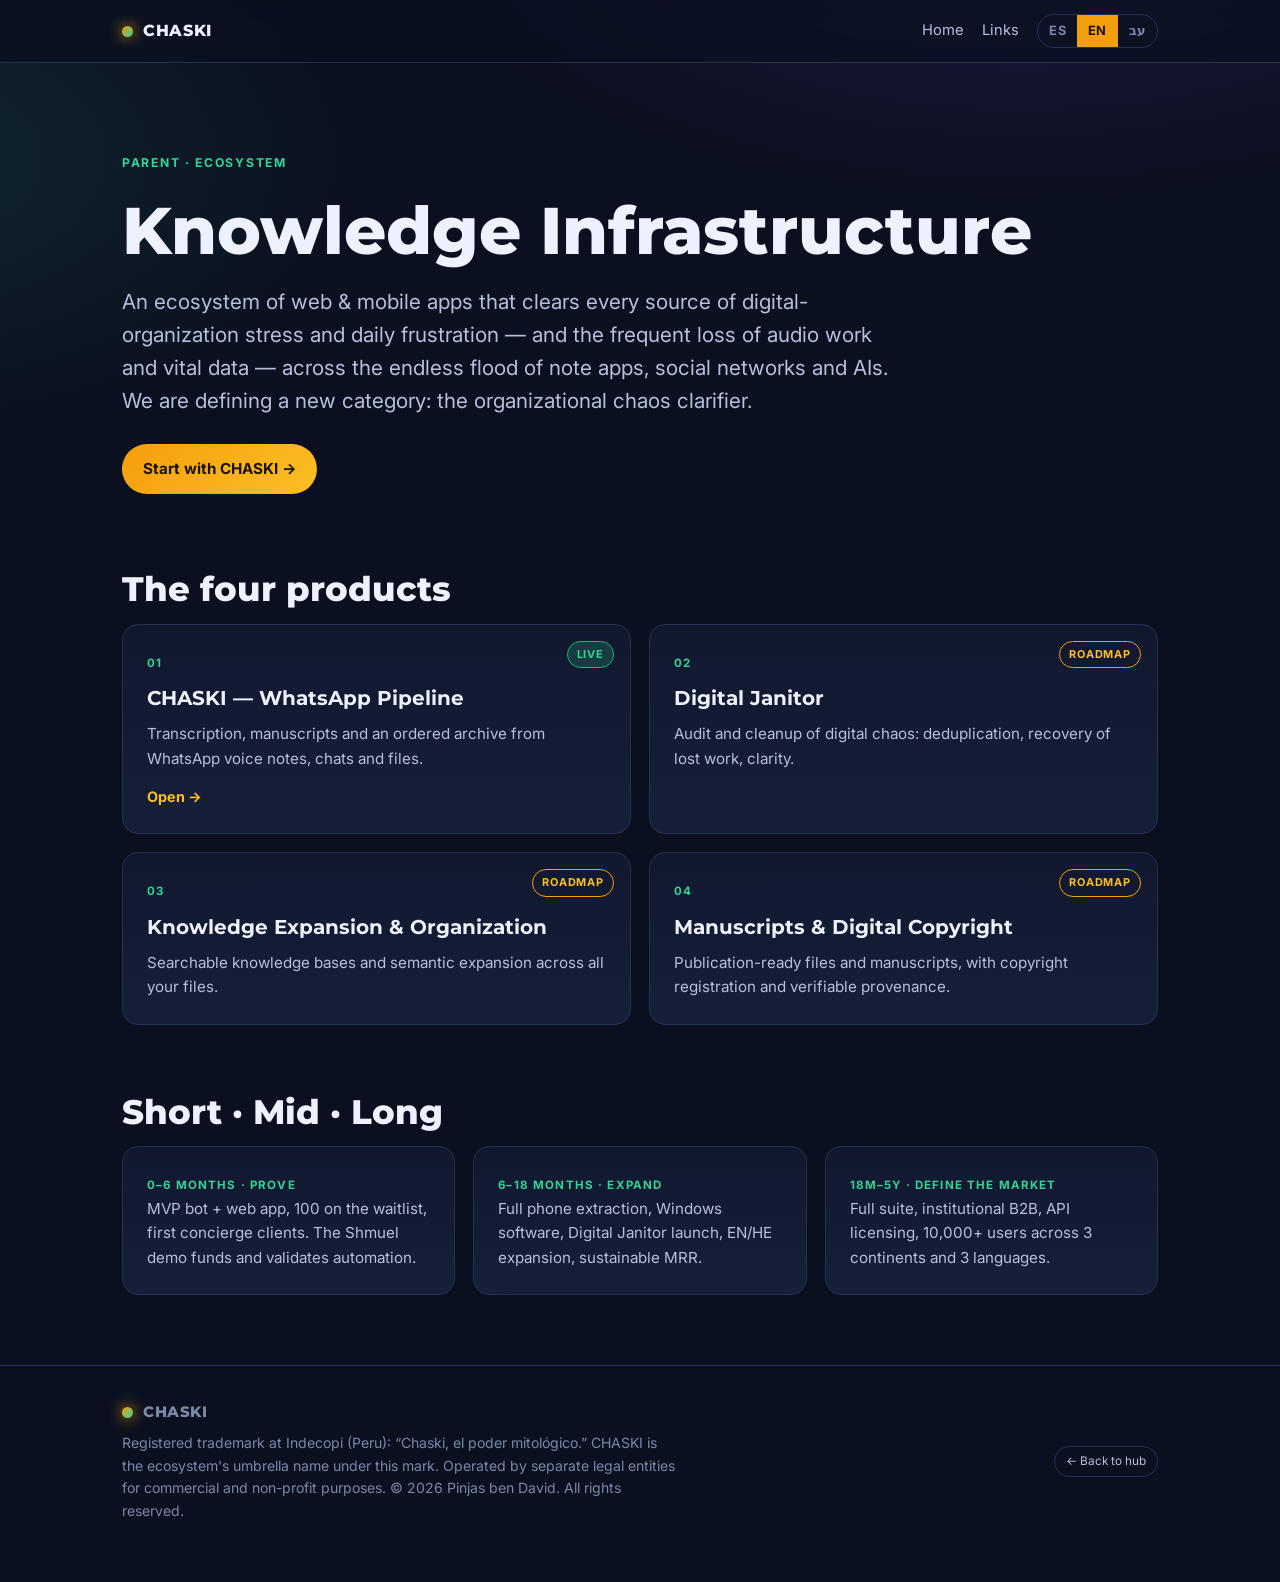
<file: knowledge-infrastructure/index.html>
<!DOCTYPE html>
<html lang="es" dir="ltr">
<head>
<meta charset="utf-8" />
<meta name="viewport" content="width=device-width, initial-scale=1" />
<title>Chaski Knowledge Infrastructure</title>
<meta name="description" data-i18n-attr="content:meta_desc" content="El ecosistema de apps de digital janitor, organización de conocimiento y copyright digital." />
<link rel="preconnect" href="https://fonts.googleapis.com" />
<link href="https://fonts.googleapis.com/css2?family=Inter:wght@400;500;700&family=Montserrat:wght@700;800&family=Heebo:wght@400;700;800&display=swap" rel="stylesheet" />
<link rel="stylesheet" href="../assets/styles.css" />
</head>
<body>
<header class="bar"><div class="wrap">
  <a class="brand" href="../" style="color:inherit"><span class="dot"></span> CHASKI</a>
  <nav><a href="../" data-i18n="nav_home">Inicio</a><a href="../links/" data-i18n="nav_links">Enlaces</a>
  <div class="lang" role="group"><button data-lang="es" aria-pressed="true">ES</button><button data-lang="en" aria-pressed="false">EN</button><button data-lang="he" aria-pressed="false">עב</button></div></nav>
</div></header>

<main>
  <section class="hero"><div class="wrap">
    <p class="kicker" data-i18n="kicker">Casa matriz · Ecosistema</p>
    <h1 data-i18n="h1">Knowledge Infrastructure</h1>
    <p class="lede" data-i18n="lede">Un ecosistema de apps para web y móvil que aclara todo tema de organización digital que genera estrés y frustración diaria —y la pérdida frecuente de trabajos de audio y datos vitales— a través del sinfín de programas de apuntes, redes sociales e IAs que nos inundan. Estamos definiendo una categoría nueva: el organizational chaos clarifier.</p>
    <div class="cta"><a class="btn btn-amber" href="../whatsapp-pipeline/" data-i18n="cta1">Empezar con CHASKI →</a></div>
  </div></section>

  <section><div class="wrap">
    <h2 class="section-title" data-i18n="suite_t">Los cuatro productos</h2>
    <div class="grid cols-2" style="margin-top:8px">
      <div class="card"><span class="status live" data-i18n="st1">Activo</span><span class="tag">01</span><h3 data-i18n="s1h">CHASKI — WhatsApp Pipeline</h3><p data-i18n="s1p">Transcripción, manuscritos y archivo ordenado a partir de notas de voz, chats y archivos de WhatsApp.</p><a class="more" href="../whatsapp-pipeline/" data-i18n="s1m">Abrir →</a></div>
      <div class="card"><span class="status soon" data-i18n="st2">Roadmap</span><span class="tag">02</span><h3 data-i18n="s2h">Digital Janitor</h3><p data-i18n="s2p">Auditoría y limpieza del caos digital: deduplicación, recuperación de trabajos perdidos, claridad.</p></div>
      <div class="card"><span class="status soon" data-i18n="st3">Roadmap</span><span class="tag">03</span><h3 data-i18n="s3h">Knowledge Expansion & Organization</h3><p data-i18n="s3p">Bases de conocimiento buscables y expansión semántica entre todos tus archivos.</p></div>
      <div class="card"><span class="status soon" data-i18n="st4">Roadmap</span><span class="tag">04</span><h3 data-i18n="s4h">Manuscritos & Copyright Digital</h3><p data-i18n="s4p">Formación de archivos y manuscritos listos para publicación, con registro de copyright y procedencia verificable.</p></div>
    </div>
  </div></section>

  <section><div class="wrap">
    <h2 class="section-title" data-i18n="road_t">Corto · Mediano · Largo</h2>
    <div class="grid cols-3" style="margin-top:8px">
      <div class="card"><span class="tag" data-i18n="r1t">0–6 meses · Demostrar</span><p data-i18n="r1p">MVP bot + web app, 100 en lista de espera, primeros clientes concierge. El demo Shmuel financia y valida la automatización.</p></div>
      <div class="card"><span class="tag" data-i18n="r2t">6–18 meses · Expandir</span><p data-i18n="r2p">Extracción completa del celular, software Windows, lanzamiento de Digital Janitor, expansión EN/HE, MRR sostenible.</p></div>
      <div class="card"><span class="tag" data-i18n="r3t">18m–5a · Definir el mercado</span><p data-i18n="r3p">Suite completa, B2B institucional, licenciamiento API, 10,000+ usuarios en 3 continentes y 3 idiomas.</p></div>
    </div>
  </div></section>
</main>

<footer><div class="wrap">
  <div class="legal"><a class="brand" href="../" style="font-size:.95rem;color:inherit"><span class="dot"></span> CHASKI</a><p style="margin:8px 0 0" data-i18n="foot_legal">Marca registrada en Indecopi (Perú): «Chaski, el poder mitológico». CHASKI es el nombre paraguas del ecosistema bajo esta marca. Operada por entidades legales separadas para fines comerciales y sin fines de lucro. © <span id="year">2026</span> Pinjas ben David. Todos los derechos reservados.</p></div>
  <div class="badge-row"><a class="badge" href="../" data-i18n="back">← Volver al hub</a></div>
</div></footer>

<script>
window.I18N = {
 es:{__title:"Chaski Knowledge Infrastructure",meta_desc:"El ecosistema de apps de digital janitor, organización de conocimiento y copyright digital.",nav_home:"Inicio",nav_links:"Enlaces",kicker:"Casa matriz · Ecosistema",h1:"Knowledge Infrastructure",lede:"Un ecosistema de apps para web y móvil que aclara todo tema de organización digital que genera estrés y frustración diaria —y la pérdida frecuente de trabajos de audio y datos vitales— a través del sinfín de programas de apuntes, redes sociales e IAs que nos inundan. Estamos definiendo una categoría nueva: el organizational chaos clarifier.",cta1:"Empezar con CHASKI →",suite_t:"Los cuatro productos",st1:"Activo",st2:"Roadmap",st3:"Roadmap",st4:"Roadmap",s1h:"CHASKI — WhatsApp Pipeline",s1p:"Transcripción, manuscritos y archivo ordenado a partir de notas de voz, chats y archivos de WhatsApp.",s1m:"Abrir →",s2h:"Digital Janitor",s2p:"Auditoría y limpieza del caos digital: deduplicación, recuperación de trabajos perdidos, claridad.",s3h:"Knowledge Expansion & Organization",s3p:"Bases de conocimiento buscables y expansión semántica entre todos tus archivos.",s4h:"Manuscritos & Copyright Digital",s4p:"Formación de archivos y manuscritos listos para publicación, con registro de copyright y procedencia verificable.",road_t:"Corto · Mediano · Largo",r1t:"0–6 meses · Demostrar",r1p:"MVP bot + web app, 100 en lista de espera, primeros clientes concierge. El demo Shmuel financia y valida la automatización.",r2t:"6–18 meses · Expandir",r2p:"Extracción completa del celular, software Windows, lanzamiento de Digital Janitor, expansión EN/HE, MRR sostenible.",r3t:"18m–5a · Definir el mercado",r3p:"Suite completa, B2B institucional, licenciamiento API, 10,000+ usuarios en 3 continentes y 3 idiomas.",foot:"© <span id='year'>2026</span> Pinjas ben David · Pinjas Knowledge Infrastructure.",back:"← Volver al hub"},
 en:{__title:"Chaski Knowledge Infrastructure",meta_desc:"The ecosystem of digital-janitor, knowledge-organization and digital-copyright apps.",nav_home:"Home",nav_links:"Links",kicker:"Parent · Ecosystem",h1:"Knowledge Infrastructure",lede:"An ecosystem of web & mobile apps that clears every source of digital-organization stress and daily frustration — and the frequent loss of audio work and vital data — across the endless flood of note apps, social networks and AIs. We are defining a new category: the organizational chaos clarifier.",cta1:"Start with CHASKI →",suite_t:"The four products",st1:"Live",st2:"Roadmap",st3:"Roadmap",st4:"Roadmap",s1h:"CHASKI — WhatsApp Pipeline",s1p:"Transcription, manuscripts and an ordered archive from WhatsApp voice notes, chats and files.",s1m:"Open →",s2h:"Digital Janitor",s2p:"Audit and cleanup of digital chaos: deduplication, recovery of lost work, clarity.",s3h:"Knowledge Expansion & Organization",s3p:"Searchable knowledge bases and semantic expansion across all your files.",s4h:"Manuscripts & Digital Copyright",s4p:"Publication-ready files and manuscripts, with copyright registration and verifiable provenance.",road_t:"Short · Mid · Long",r1t:"0–6 months · Prove",r1p:"MVP bot + web app, 100 on the waitlist, first concierge clients. The Shmuel demo funds and validates automation.",r2t:"6–18 months · Expand",r2p:"Full phone extraction, Windows software, Digital Janitor launch, EN/HE expansion, sustainable MRR.",r3t:"18m–5y · Define the market",r3p:"Full suite, institutional B2B, API licensing, 10,000+ users across 3 continents and 3 languages.",foot:"© <span id='year'>2026</span> Pinjas ben David · Pinjas Knowledge Infrastructure.",back:"← Back to hub"},
 he:{__title:"Chaski Knowledge Infrastructure",meta_desc:"האקוסיסטם של אפליקציות digital janitor, ארגון ידע וזכויות יוצרים דיגיטליות.",nav_home:"בית",nav_links:"קישורים",kicker:"בית-אם · אקוסיסטם",h1:"Knowledge Infrastructure",lede:"אקוסיסטם של אפליקציות ווב ונייד שמבהיר כל מקור של לחץ וחוסר סדר דיגיטלי —ושל אובדן תכוף של עבודות אודיו ונתונים חיוניים— לאורך אינספור אפליקציות הפתקים, הרשתות החברתיות והבינות המלאכותיות שמציפות אותנו. אנחנו מגדירים קטגוריה חדשה: מסדר הכאוס הארגוני.",cta1:"להתחיל עם CHASKI →",suite_t:"ארבעת המוצרים",st1:"פעיל",st2:"מפת דרכים",st3:"מפת דרכים",st4:"מפת דרכים",s1h:"CHASKI — WhatsApp Pipeline",s1p:"תמלול, כתבי-יד וארכיון מסודר מהודעות קוליות, צ'אטים וקבצים של וואטסאפ.",s1m:"פתיחה →",s2h:"Digital Janitor",s2p:"ביקורת וניקוי של הכאוס הדיגיטלי: הסרת כפילויות, שחזור עבודות שאבדו, בהירות.",s3h:"הרחבת וארגון ידע",s3p:"מאגרי ידע ניתנים לחיפוש והרחבה סמנטית בין כל הקבצים שלך.",s4h:"כתבי-יד וזכויות יוצרים דיגיטליות",s4p:"קבצים וכתבי-יד מוכנים לפרסום, עם רישום זכויות יוצרים והוכחת מקור.",road_t:"קצר · בינוני · ארוך",r1t:"0–6 חודשים · להוכיח",r1p:"בוט MVP + אפליקציית ווב, 100 ברשימת המתנה, לקוחות קונסיירז' ראשונים. הדגמת שמואל מממנת ומאמתת את האוטומציה.",r2t:"6–18 חודשים · להתרחב",r2p:"חילוץ מלא מהמכשיר, תוכנת ווינדוס, השקת Digital Janitor, התרחבות אנגלית/עברית, הכנסה חודשית יציבה.",r3t:"18ח–5ש · להגדיר את השוק",r3p:"חבילה מלאה, B2B מוסדי, רישוי API, ‏10,000+ משתמשים ב-3 יבשות ו-3 שפות.",foot:"© <span id='year'>2026</span> פנחס בן דוד · Pinjas Knowledge Infrastructure.",back:"← חזרה למרכז"}
};
</script>
<script src="../assets/i18n.js"></script>
</body>
</html>
</file>
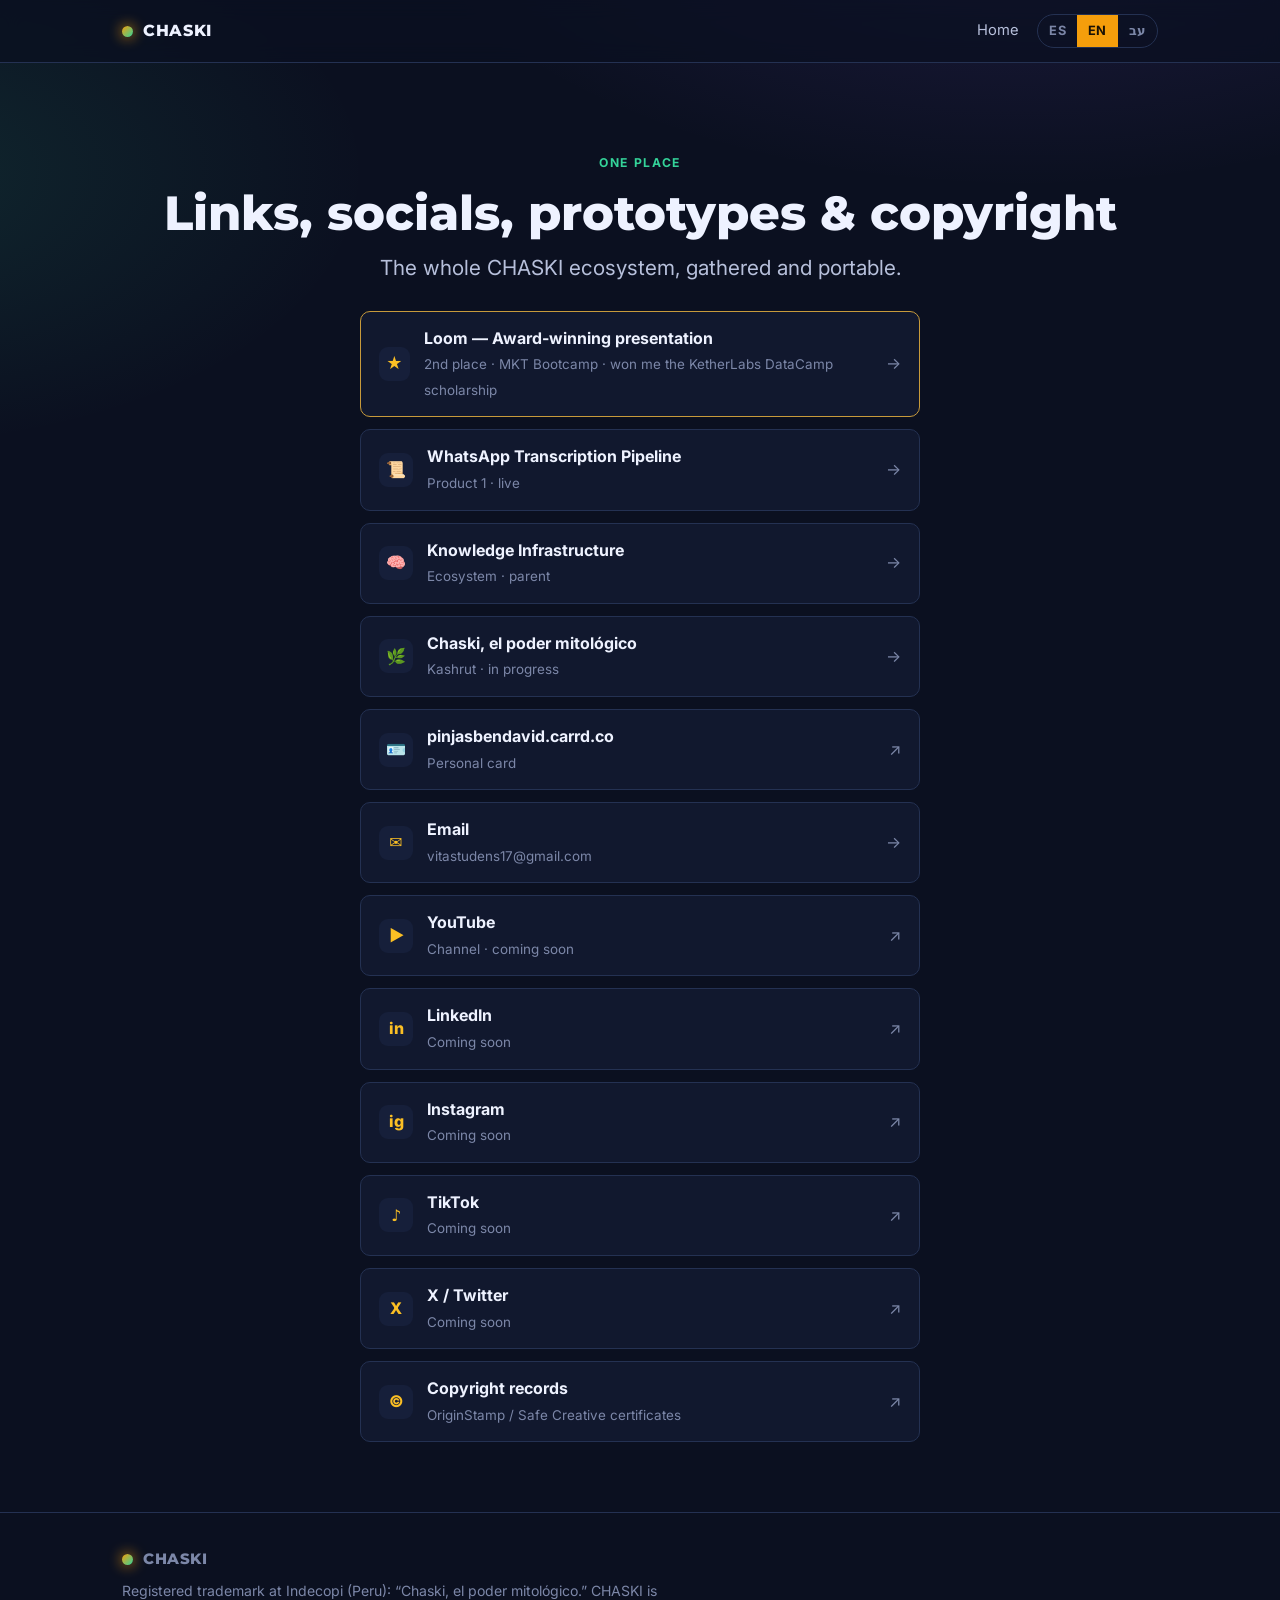
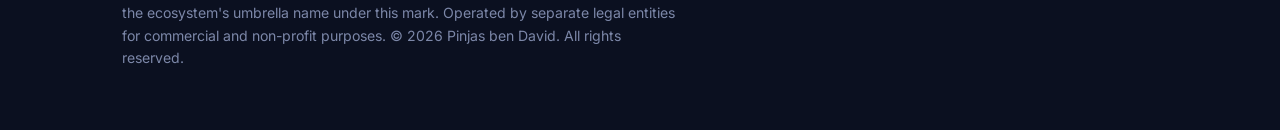
<file: links/index.html>
<!DOCTYPE html>
<html lang="es" dir="ltr">
<head>
<meta charset="utf-8" />
<meta name="viewport" content="width=device-width, initial-scale=1" />
<title>CHASKI · Enlaces</title>
<meta name="description" data-i18n-attr="content:meta_desc" content="Todos los enlaces, redes, prototipos, muestras y copyright de CHASKI." />
<link rel="preconnect" href="https://fonts.googleapis.com" />
<link href="https://fonts.googleapis.com/css2?family=Inter:wght@400;500;700&family=Montserrat:wght@700;800&family=Heebo:wght@400;700;800&display=swap" rel="stylesheet" />
<link rel="stylesheet" href="../assets/styles.css" />
</head>
<body>
<header class="bar"><div class="wrap">
  <a class="brand" href="../" style="color:inherit"><span class="dot"></span> CHASKI</a>
  <nav><a href="../" data-i18n="nav_home">Inicio</a>
  <div class="lang" role="group"><button data-lang="es" aria-pressed="true">ES</button><button data-lang="en" aria-pressed="false">EN</button><button data-lang="he" aria-pressed="false">עב</button></div></nav>
</div></header>

<main>
  <section class="hero" style="padding-bottom:18px"><div class="wrap center">
    <p class="kicker" data-i18n="kicker">Un solo lugar</p>
    <h1 style="font-size:clamp(1.9rem,5vw,3rem)" data-i18n="h1">Enlaces, redes, prototipos y copyright</h1>
    <p class="lede" style="margin:0 auto" data-i18n="lede">Todo el ecosistema CHASKI, reunido y portable.</p>
  </div></section>

  <section style="padding-top:8px"><div class="wrap">
    <div class="links">

      <!-- FEATURED — Loom presentation. TODO: paste the real Loom/YouTube URL in href -->
      <a class="linkrow" href="../presentacion/" style="border-color:#c79a3b"><span class="ic">★</span><span class="t"><b data-i18n="l_loom">Presentación premiada — video + diapositivas</b><span data-i18n="l_loom_s">2.º lugar · MKT Bootcamp · me otorgó la beca KetherLabs DataCamp</span></span><span class="arr">→</span></a>

      <!-- Ecosystem -->
      <a class="linkrow" href="../whatsapp-pipeline/"><span class="ic">📜</span><span class="t"><b data-i18n="l_wa">WhatsApp Transcription Pipeline</b><span data-i18n="l_wa_s">Producto 1 · activo</span></span><span class="arr">→</span></a>
      <a class="linkrow" href="../knowledge-infrastructure/"><span class="ic">🧠</span><span class="t"><b data-i18n="l_ki">Knowledge Infrastructure</b><span data-i18n="l_ki_s">Ecosistema · casa matriz</span></span><span class="arr">→</span></a>
      <a class="linkrow" href="../poder-mitologico/"><span class="ic">🌿</span><span class="t"><b data-i18n="l_pm">Chaski, el poder mitológico</b><span data-i18n="l_pm_s">Kashrut · en construcción</span></span><span class="arr">→</span></a>

      <!-- Identity -->
      <a class="linkrow" href="https://pinjasbendavid.carrd.co" target="_blank" rel="noopener"><span class="ic">🪪</span><span class="t"><b data-i18n="l_carrd">pinjasbendavid.carrd.co</b><span data-i18n="l_carrd_s">Tarjeta personal</span></span><span class="arr">↗</span></a>
      <a class="linkrow" href="mailto:vitastudens17@gmail.com"><span class="ic">✉️</span><span class="t"><b data-i18n="l_mail">Email</b><span>vitastudens17@gmail.com</span></span><span class="arr">→</span></a>

      <!-- Socials. TODO: replace each href="#" with the real profile URL -->
      <a class="linkrow" href="#" data-edit><span class="ic">▶</span><span class="t"><b data-i18n="l_yt">YouTube</b><span data-i18n="l_yt_s">Canal · próximamente</span></span><span class="arr">↗</span></a>
      <a class="linkrow" href="https://www.linkedin.com/in/peter-adler-asch-1bb12abb/" target="_blank" rel="noopener"><span class="ic">in</span><span class="t"><b data-i18n="l_li">LinkedIn</b><span data-i18n="l_li_s">Peter Adler-Asch</span></span><span class="arr">↗</span></a>
      <a class="linkrow" href="#" data-edit><span class="ic">ig</span><span class="t"><b data-i18n="l_ig">Instagram</b><span data-i18n="l_ig_s">Próximamente</span></span><span class="arr">↗</span></a>
      <a class="linkrow" href="#" data-edit><span class="ic">♪</span><span class="t"><b data-i18n="l_tt">TikTok</b><span data-i18n="l_tt_s">Próximamente</span></span><span class="arr">↗</span></a>
      <a class="linkrow" href="#" data-edit><span class="ic">X</span><span class="t"><b data-i18n="l_x">X / Twitter</b><span data-i18n="l_x_s">Próximamente</span></span><span class="arr">↗</span></a>

      <!-- Copyright / IP -->
      <a class="linkrow" href="#" data-edit><span class="ic">©</span><span class="t"><b data-i18n="l_cr">Registro de copyright</b><span data-i18n="l_cr_s">Certificados OriginStamp / Safe Creative</span></span><span class="arr">↗</span></a>
    </div>
  </div></section>
</main>

<footer><div class="wrap">
  <div class="legal"><a class="brand" href="../" style="font-size:.95rem;color:inherit"><span class="dot"></span> CHASKI</a><p style="margin:8px 0 0" data-i18n="foot_legal">Marca registrada en Indecopi (Perú): «Chaski, el poder mitológico». CHASKI es el nombre paraguas del ecosistema bajo esta marca. Operada por entidades legales separadas para fines comerciales y sin fines de lucro. © <span id="year">2026</span> Pinjas ben David. Todos los derechos reservados.</p></div>
</div></footer>

<script>
window.I18N = {
 es:{__title:"CHASKI · Enlaces",meta_desc:"Todos los enlaces, redes, prototipos, muestras y copyright de CHASKI.",nav_home:"Inicio",kicker:"Un solo lugar",h1:"Enlaces, redes, prototipos y copyright",lede:"Todo el ecosistema CHASKI, reunido y portable.",l_loom:"Loom — Presentación premiada",l_loom_s:"2.º lugar · MKT Bootcamp · me otorgó la beca KetherLabs DataCamp",l_wa:"WhatsApp Transcription Pipeline",l_wa_s:"Producto 1 · activo",l_ki:"Knowledge Infrastructure",l_ki_s:"Ecosistema · casa matriz",l_pm:"Chaski, el poder mitológico",l_pm_s:"Kashrut · en construcción",l_carrd:"pinjasbendavid.carrd.co",l_carrd_s:"Tarjeta personal",l_mail:"Email",l_yt:"YouTube",l_yt_s:"Canal · próximamente",l_li:"LinkedIn",l_li_s:"Próximamente",l_ig:"Instagram",l_ig_s:"Próximamente",l_tt:"TikTok",l_tt_s:"Próximamente",l_x:"X / Twitter",l_x_s:"Próximamente",l_cr:"Registro de copyright",l_cr_s:"Certificados OriginStamp / Safe Creative",foot:"© <span id='year'>2026</span> Pinjas ben David · Pinjas Knowledge Infrastructure."},
 en:{__title:"CHASKI · Links",meta_desc:"Every CHASKI link, social, prototype, sample and copyright record.",nav_home:"Home",kicker:"One place",h1:"Links, socials, prototypes & copyright",lede:"The whole CHASKI ecosystem, gathered and portable.",l_loom:"Loom — Award-winning presentation",l_loom_s:"2nd place · MKT Bootcamp · won me the KetherLabs DataCamp scholarship",l_wa:"WhatsApp Transcription Pipeline",l_wa_s:"Product 1 · live",l_ki:"Knowledge Infrastructure",l_ki_s:"Ecosystem · parent",l_pm:"Chaski, el poder mitológico",l_pm_s:"Kashrut · in progress",l_carrd:"pinjasbendavid.carrd.co",l_carrd_s:"Personal card",l_mail:"Email",l_yt:"YouTube",l_yt_s:"Channel · coming soon",l_li:"LinkedIn",l_li_s:"Coming soon",l_ig:"Instagram",l_ig_s:"Coming soon",l_tt:"TikTok",l_tt_s:"Coming soon",l_x:"X / Twitter",l_x_s:"Coming soon",l_cr:"Copyright records",l_cr_s:"OriginStamp / Safe Creative certificates",foot:"© <span id='year'>2026</span> Pinjas ben David · Pinjas Knowledge Infrastructure."},
 he:{__title:"CHASKI · קישורים",meta_desc:"כל הקישורים, הרשתות, אבות-הטיפוס והזכויות של CHASKI.",nav_home:"בית",kicker:"מקום אחד",h1:"קישורים, רשתות, אבות-טיפוס וזכויות יוצרים",lede:"כל האקוסיסטם של CHASKI, מרוכז ונייד.",l_loom:"Loom — מצגת זוכת פרס",l_loom_s:"מקום שני · MKT Bootcamp · זיכתה אותי במלגת KetherLabs DataCamp",l_wa:"WhatsApp Transcription Pipeline",l_wa_s:"מוצר 1 · פעיל",l_ki:"Knowledge Infrastructure",l_ki_s:"אקוסיסטם · בית-אם",l_pm:"Chaski, el poder mitológico",l_pm_s:"כשרות · בבנייה",l_carrd:"pinjasbendavid.carrd.co",l_carrd_s:"כרטיס אישי",l_mail:"אימייל",l_yt:"YouTube",l_yt_s:"ערוץ · בקרוב",l_li:"לינקדאין",l_li_s:"בקרוב",l_ig:"אינסטגרם",l_ig_s:"בקרוב",l_tt:"TikTok",l_tt_s:"בקרוב",l_x:"X / טוויטר",l_x_s:"בקרוב",l_cr:"רישומי זכויות יוצרים",l_cr_s:"תעודות OriginStamp / Safe Creative",foot:"© <span id='year'>2026</span> פנחס בן דוד · Pinjas Knowledge Infrastructure."}
};
</script>
<script src="../assets/i18n.js"></script>
</body>
</html>
</file>
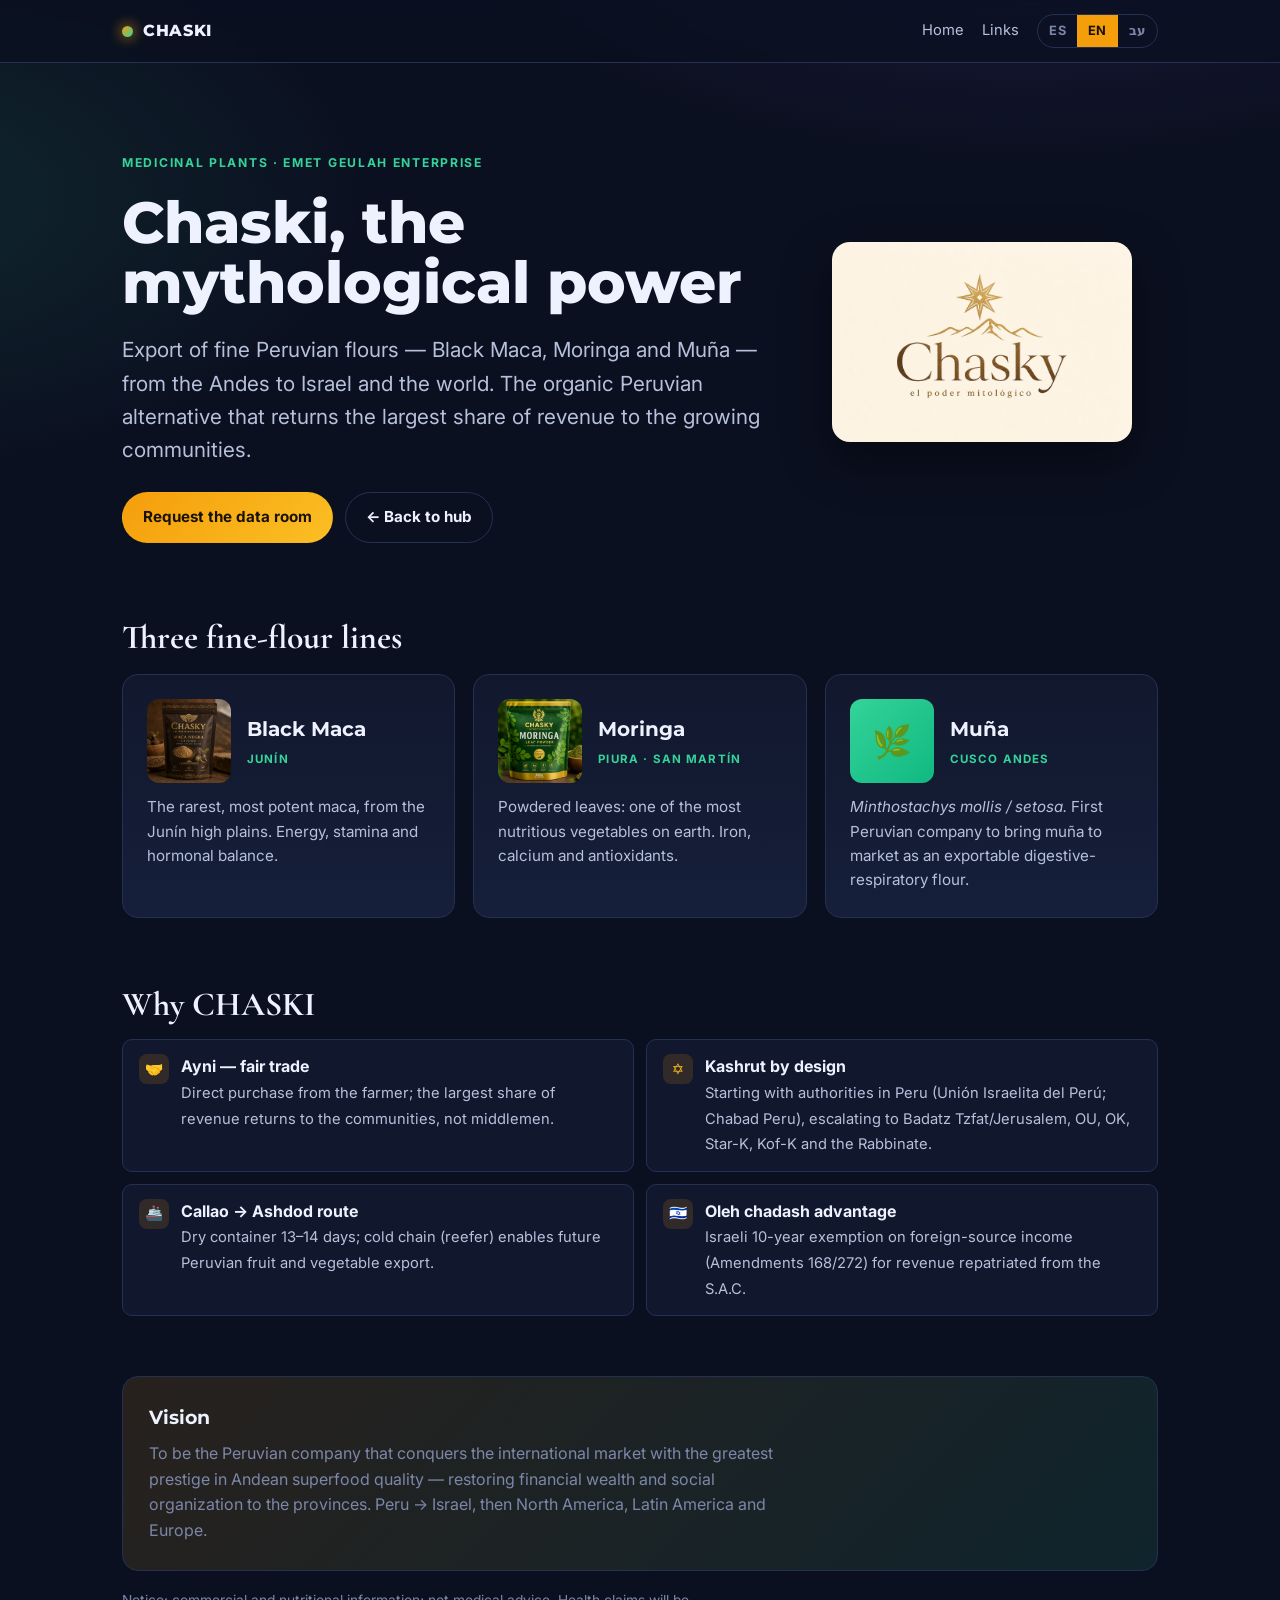
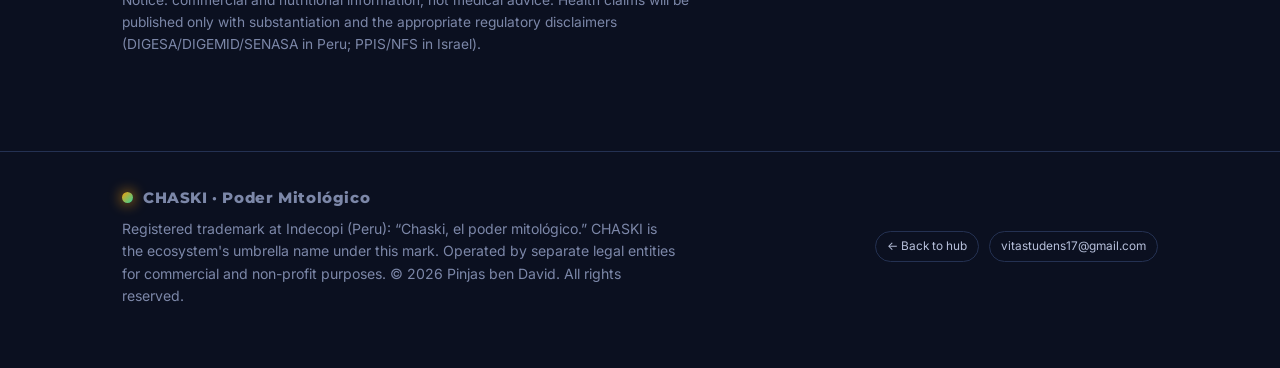
<file: poder-mitologico/index.html>
<!DOCTYPE html>
<html lang="es" dir="ltr">
<head>
<meta charset="utf-8" />
<meta name="viewport" content="width=device-width, initial-scale=1" />
<title>Chaski, el poder mitológico — Plantas Medicinales</title>
<meta name="description" data-i18n-attr="content:meta_desc" content="Exportación de harinas finas peruanas — Maca negra, Moringa y Muña — de los Andes a Israel y al mundo. Emet Geulah Enterprise." />
<link rel="preconnect" href="https://fonts.googleapis.com" />
<link href="https://fonts.googleapis.com/css2?family=Inter:wght@400;500;700&family=Montserrat:wght@700;800&family=Heebo:wght@400;700;800&family=Cormorant+Garamond:wght@600&display=swap" rel="stylesheet" />
<link rel="stylesheet" href="../assets/styles.css" />
<style>
  .pm-hero{display:grid;grid-template-columns:1.3fr .7fr;gap:30px;align-items:center}
  @media(max-width:820px){.pm-hero{grid-template-columns:1fr}}
  .pm-logo{width:100%;max-width:300px;border-radius:18px;box-shadow:var(--shadow);justify-self:center}
  .prod{display:flex;gap:16px;align-items:center}
  .prod img{width:84px;height:84px;object-fit:cover;border-radius:12px;background:#fff}
  h1,.serif{font-family:"Cormorant Garamond",Georgia,serif}
</style>
</head>
<body>
<header class="bar"><div class="wrap">
  <a class="brand" href="../" style="color:inherit"><span class="dot"></span> CHASKI</a>
  <nav><a href="../" data-i18n="nav_home">Inicio</a><a href="../links/" data-i18n="nav_links">Enlaces</a>
  <div class="lang" role="group"><button data-lang="es" aria-pressed="true">ES</button><button data-lang="en" aria-pressed="false">EN</button><button data-lang="he" aria-pressed="false">עב</button></div></nav>
</div></header>

<main>
  <section class="hero"><div class="wrap pm-hero">
    <div>
      <p class="kicker" data-i18n="kicker">Plantas Medicinales · Emet Geulah Enterprise</p>
      <h1 style="font-size:clamp(2.2rem,5.5vw,3.6rem)" data-i18n="h1">Chaski, el poder mitológico</h1>
      <p class="lede" data-i18n="lede">Exportación de harinas finas peruanas —Maca negra, Moringa y Muña— de los Andes a Israel y al mundo. La alternativa orgánica peruana que devuelve el mayor porcentaje de ingresos a las comunidades cultivadoras.</p>
      <div class="cta"><a class="btn btn-amber" href="mailto:vitastudens17@gmail.com?subject=Chaski%20Poder%20Mitologico%20-%20Inversion" data-i18n="cta1">Solicitar el data room</a><a class="btn btn-ghost" href="../" data-i18n="cta2">← Volver al hub</a></div>
    </div>
    <img class="pm-logo" src="../assets/mitologico/chasky-primary-logo.png" alt="CHASKY logo" />
  </div></section>

  <section><div class="wrap">
    <h2 class="section-title serif" data-i18n="prod_t">Tres líneas de harinas finas</h2>
    <div class="grid cols-3" style="margin-top:10px">
      <div class="card"><div class="prod"><img src="../assets/mitologico/chasky-maca-200g-mockup.png" alt="Maca"><div><h3 class="serif" style="margin:0" data-i18n="m1h">Maca negra</h3><span class="tag" data-i18n="m1t">Junín</span></div></div><p style="margin-top:12px" data-i18n="m1p">La maca más rara y potente, de las punas de Junín. Energía, resistencia y equilibrio hormonal.</p></div>
      <div class="card"><div class="prod"><img src="../assets/mitologico/chasky-moringa-200g-mockup.png" alt="Moringa"><div><h3 class="serif" style="margin:0" data-i18n="m2h">Moringa</h3><span class="tag" data-i18n="m2t">Piura · San Martín</span></div></div><p style="margin-top:12px" data-i18n="m2p">Hojas pulverizadas: uno de los vegetales más nutritivos del mundo. Hierro, calcio y antioxidantes.</p></div>
      <div class="card"><div class="prod"><div style="width:84px;height:84px;border-radius:12px;background:linear-gradient(135deg,var(--jade),var(--jade-2));display:grid;place-items:center;font-size:2rem">🌿</div><div><h3 class="serif" style="margin:0" data-i18n="m3h">Muña</h3><span class="tag" data-i18n="m3t">Andes del Cusco</span></div></div><p style="margin-top:12px" data-i18n="m3p"><i>Minthostachys mollis / setosa.</i> Primera empresa peruana en presentar la muña como harina exportable digestiva-respiratoria.</p></div>
    </div>
  </div></section>

  <section><div class="wrap">
    <h2 class="section-title serif" data-i18n="why_t">Por qué CHASKI</h2>
    <div class="feats grid cols-2" style="margin-top:8px">
      <div class="feat"><span class="ic">🤝</span><div><b data-i18n="w1b">Ayni — comercio justo</b><span data-i18n="w1s">Compra directa al chacrero; el mayor porcentaje de ingresos regresa a las comunidades, no a intermediarios.</span></div></div>
      <div class="feat"><span class="ic">✡️</span><div><b data-i18n="w2b">Kashrut por diseño</b><span data-i18n="w2s">Inicio con autoridades en Perú (Unión Israelita del Perú; Jabad Perú), con escalonamiento a Badatz Tzfat/Yerushalaim, OU, OK, Star-K, Kof-K y Rabanut.</span></div></div>
      <div class="feat"><span class="ic">🚢</span><div><b data-i18n="w3b">Ruta Callao → Ashdod</b><span data-i18n="w3s">Contenedor seco 13–14 días; cadena de frío (reefer) habilita frutas y vegetales peruanos a futuro.</span></div></div>
      <div class="feat"><span class="ic">🇮🇱</span><div><b data-i18n="w4b">Ventaja olé jadash</b><span data-i18n="w4s">Exención israelí de 10 años sobre renta de fuente extranjera (Enmiendas 168/272) para ingresos repatriados de la S.A.C.</span></div></div>
    </div>
  </div></section>

  <section><div class="wrap">
    <div class="callout">
      <h3 class="serif" data-i18n="vis_t">Visión</h3>
      <p class="section-sub mb0" data-i18n="vis_p">Ser la empresa peruana que conquiste el mercado internacional con el mayor prestigio en calidad de superfoods andinos —restaurando riqueza financiera y organización social a la provincia. Perú → Israel, y luego Norteamérica, Latinoamérica y Europa.</p>
    </div>
    <p class="section-sub" style="margin-top:18px;font-size:.86rem" data-i18n="disc">Aviso: información de carácter comercial y nutricional; no constituye consejo médico. Toda afirmación de salud se publicará solo con respaldo y los avisos regulatorios correspondientes (DIGESA/DIGEMID/SENASA en Perú; PPIS/NFS en Israel).</p>
  </div></section>
</main>

<footer><div class="wrap">
  <div class="legal"><a class="brand" href="../" style="font-size:.95rem;color:inherit"><span class="dot"></span> CHASKI · Poder Mitológico</a><p style="margin:8px 0 0" data-i18n="foot_legal">Marca registrada en Indecopi (Perú): «Chaski, el poder mitológico». CHASKI es el nombre paraguas del ecosistema bajo esta marca. Operada por entidades legales separadas para fines comerciales y sin fines de lucro. © <span id="year">2026</span> Pinjas ben David. Todos los derechos reservados.</p></div>
  <div class="badge-row"><a class="badge" href="../" data-i18n="back">← Volver al hub</a><span class="badge">vitastudens17@gmail.com</span></div>
</div></footer>

<script>
window.I18N = {
 es:{__title:"Chaski, el poder mitológico — Plantas Medicinales",meta_desc:"Exportación de harinas finas peruanas — Maca negra, Moringa y Muña — de los Andes a Israel y al mundo. Emet Geulah Enterprise.",nav_home:"Inicio",nav_links:"Enlaces",kicker:"Plantas Medicinales · Emet Geulah Enterprise",h1:"Chaski, el poder mitológico",lede:"Exportación de harinas finas peruanas —Maca negra, Moringa y Muña— de los Andes a Israel y al mundo. La alternativa orgánica peruana que devuelve el mayor porcentaje de ingresos a las comunidades cultivadoras.",cta1:"Solicitar el data room",cta2:"← Volver al hub",prod_t:"Tres líneas de harinas finas",m1h:"Maca negra",m1t:"Junín",m1p:"La maca más rara y potente, de las punas de Junín. Energía, resistencia y equilibrio hormonal.",m2h:"Moringa",m2t:"Piura · San Martín",m2p:"Hojas pulverizadas: uno de los vegetales más nutritivos del mundo. Hierro, calcio y antioxidantes.",m3h:"Muña",m3t:"Andes del Cusco",m3p:"<i>Minthostachys mollis / setosa.</i> Primera empresa peruana en presentar la muña como harina exportable digestiva-respiratoria.",why_t:"Por qué CHASKI",w1b:"Ayni — comercio justo",w1s:"Compra directa al chacrero; el mayor porcentaje de ingresos regresa a las comunidades, no a intermediarios.",w2b:"Kashrut por diseño",w2s:"Inicio con autoridades en Perú (Unión Israelita del Perú; Jabad Perú), con escalonamiento a Badatz Tzfat/Yerushalaim, OU, OK, Star-K, Kof-K y Rabanut.",w3b:"Ruta Callao → Ashdod",w3s:"Contenedor seco 13–14 días; cadena de frío (reefer) habilita frutas y vegetales peruanos a futuro.",w4b:"Ventaja olé jadash",w4s:"Exención israelí de 10 años sobre renta de fuente extranjera (Enmiendas 168/272) para ingresos repatriados de la S.A.C.",vis_t:"Visión",vis_p:"Ser la empresa peruana que conquiste el mercado internacional con el mayor prestigio en calidad de superfoods andinos —restaurando riqueza financiera y organización social a la provincia. Perú → Israel, y luego Norteamérica, Latinoamérica y Europa.",disc:"Aviso: información de carácter comercial y nutricional; no constituye consejo médico. Toda afirmación de salud se publicará solo con respaldo y los avisos regulatorios correspondientes (DIGESA/DIGEMID/SENASA en Perú; PPIS/NFS en Israel).",foot:"S.A.C. peruana con marca registrada (Indecopi). Peter Adler Asch / Pinjas ben David · Boston · Lima · Cusco · 2026.",back:"← Volver al hub"},
 en:{__title:"Chaski, el poder mitológico — Medicinal Plants",meta_desc:"Export of fine Peruvian flours — Black Maca, Moringa and Muña — from the Andes to Israel and the world. Emet Geulah Enterprise.",nav_home:"Home",nav_links:"Links",kicker:"Medicinal Plants · Emet Geulah Enterprise",h1:"Chaski, the mythological power",lede:"Export of fine Peruvian flours — Black Maca, Moringa and Muña — from the Andes to Israel and the world. The organic Peruvian alternative that returns the largest share of revenue to the growing communities.",cta1:"Request the data room",cta2:"← Back to hub",prod_t:"Three fine-flour lines",m1h:"Black Maca",m1t:"Junín",m1p:"The rarest, most potent maca, from the Junín high plains. Energy, stamina and hormonal balance.",m2h:"Moringa",m2t:"Piura · San Martín",m2p:"Powdered leaves: one of the most nutritious vegetables on earth. Iron, calcium and antioxidants.",m3h:"Muña",m3t:"Cusco Andes",m3p:"<i>Minthostachys mollis / setosa.</i> First Peruvian company to bring muña to market as an exportable digestive-respiratory flour.",why_t:"Why CHASKI",w1b:"Ayni — fair trade",w1s:"Direct purchase from the farmer; the largest share of revenue returns to the communities, not middlemen.",w2b:"Kashrut by design",w2s:"Starting with authorities in Peru (Unión Israelita del Perú; Chabad Peru), escalating to Badatz Tzfat/Jerusalem, OU, OK, Star-K, Kof-K and the Rabbinate.",w3b:"Callao → Ashdod route",w3s:"Dry container 13–14 days; cold chain (reefer) enables future Peruvian fruit and vegetable export.",w4b:"Oleh chadash advantage",w4s:"Israeli 10-year exemption on foreign-source income (Amendments 168/272) for revenue repatriated from the S.A.C.",vis_t:"Vision",vis_p:"To be the Peruvian company that conquers the international market with the greatest prestige in Andean superfood quality — restoring financial wealth and social organization to the provinces. Peru → Israel, then North America, Latin America and Europe.",disc:"Notice: commercial and nutritional information; not medical advice. Health claims will be published only with substantiation and the appropriate regulatory disclaimers (DIGESA/DIGEMID/SENASA in Peru; PPIS/NFS in Israel).",foot:"Peruvian S.A.C. with registered trademark (Indecopi). Peter Adler Asch / Pinjas ben David · Boston · Lima · Cusco · 2026.",back:"← Back to hub"},
 he:{__title:"Chaski, el poder mitológico — צמחי מרפא",meta_desc:"ייצוא קמחים פרואניים משובחים — מאקה שחורה, מורינגה ומוניה — מהאנדים לישראל ולעולם.",nav_home:"בית",nav_links:"קישורים",kicker:"צמחי מרפא · Emet Geulah Enterprise",h1:"Chaski, הכוח המיתולוגי",lede:"ייצוא קמחים פרואניים משובחים —מאקה שחורה, מורינגה ומוניה— מהאנדים לישראל ולעולם. החלופה האורגנית הפרואנית שמחזירה את עיקר ההכנסה לקהילות המגדלות.",cta1:"לבקשת חדר הנתונים",cta2:"← חזרה למרכז",prod_t:"שלוש שורות קמח משובח",m1h:"מאקה שחורה",m1t:"חוניין",m1p:"המאקה הנדירה והעוצמתית ביותר, מרמות חוניין. אנרגיה, סיבולת ואיזון הורמונלי.",m2h:"מורינגה",m2t:"פיורה · סן מרטין",m2p:"עלים טחונים: מהירקות המזינים בעולם. ברזל, סידן ונוגדי חמצון.",m3h:"מוניה",m3t:"האנדים של קוסקו",m3p:"<i>Minthostachys mollis / setosa.</i> החברה הפרואנית הראשונה שמביאה את המוניה כקמח עיכולי-נשימתי לייצוא.",why_t:"למה CHASKI",w1b:"איני — סחר הוגן",w1s:"רכישה ישירה מהחקלאי; עיקר ההכנסה חוזר לקהילות, לא למתווכים.",w2b:"כשרות מובנית",w2s:"מתחילים עם רבנים בפרו (האיחוד היהודי של פרו; חב\"ד פרו), ומסלימים ל-בד\"ץ צפת/ירושלים, OU, OK, Star-K, Kof-K והרבנות.",w3b:"מסלול קאיאו → אשדוד",w3s:"מכולה יבשה 13–14 ימים; שרשרת קור (reefer) תאפשר ייצוא פירות וירקות פרואניים בעתיד.",w4b:"יתרון עולה חדש",w4s:"פטור ישראלי ל-10 שנים על הכנסה ממקור זר (תיקונים 168/272) להכנסות המוחזרות מה-S.A.C.",vis_t:"חזון",vis_p:"להיות החברה הפרואנית שתכבוש את השוק הבינלאומי ביוקרה הגבוהה ביותר באיכות סופרפוד אנדי —ותחזיר עושר כלכלי וארגון חברתי לפרובינציות. פרו → ישראל, ואז צפון אמריקה, אמריקה הלטינית ואירופה.",disc:"הערה: מידע מסחרי ותזונתי; אינו ייעוץ רפואי. טענות בריאות יפורסמו רק עם ביסוס והגילויים הרגולטוריים המתאימים (DIGESA/DIGEMID/SENASA בפרו; PPIS/NFS בישראל).",foot:"S.A.C. פרואנית עם סימן מסחר רשום (Indecopi). פיטר אדלר אש / פנחס בן דוד · בוסטון · לימה · קוסקו · 2026.",back:"← חזרה למרכז"}
};
</script>
<script src="../assets/i18n.js"></script>
</body>
</html>
</file>
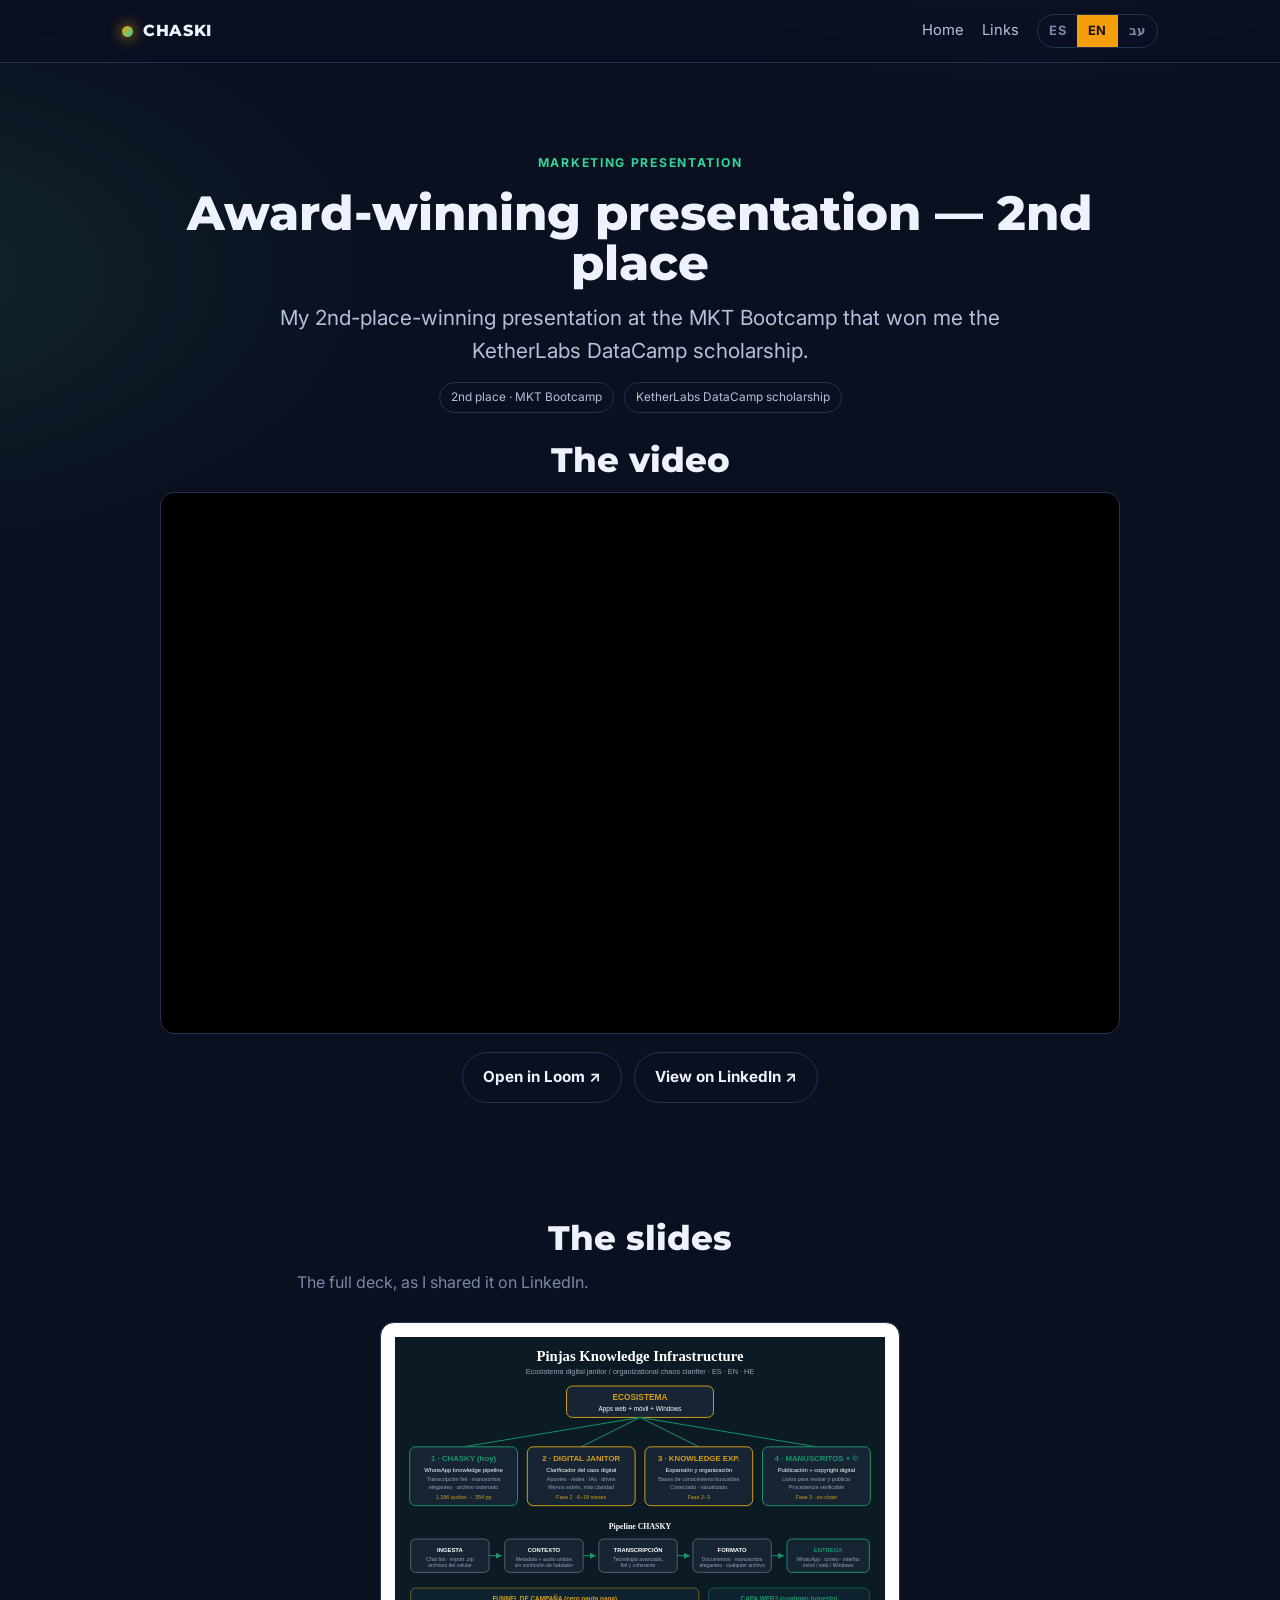
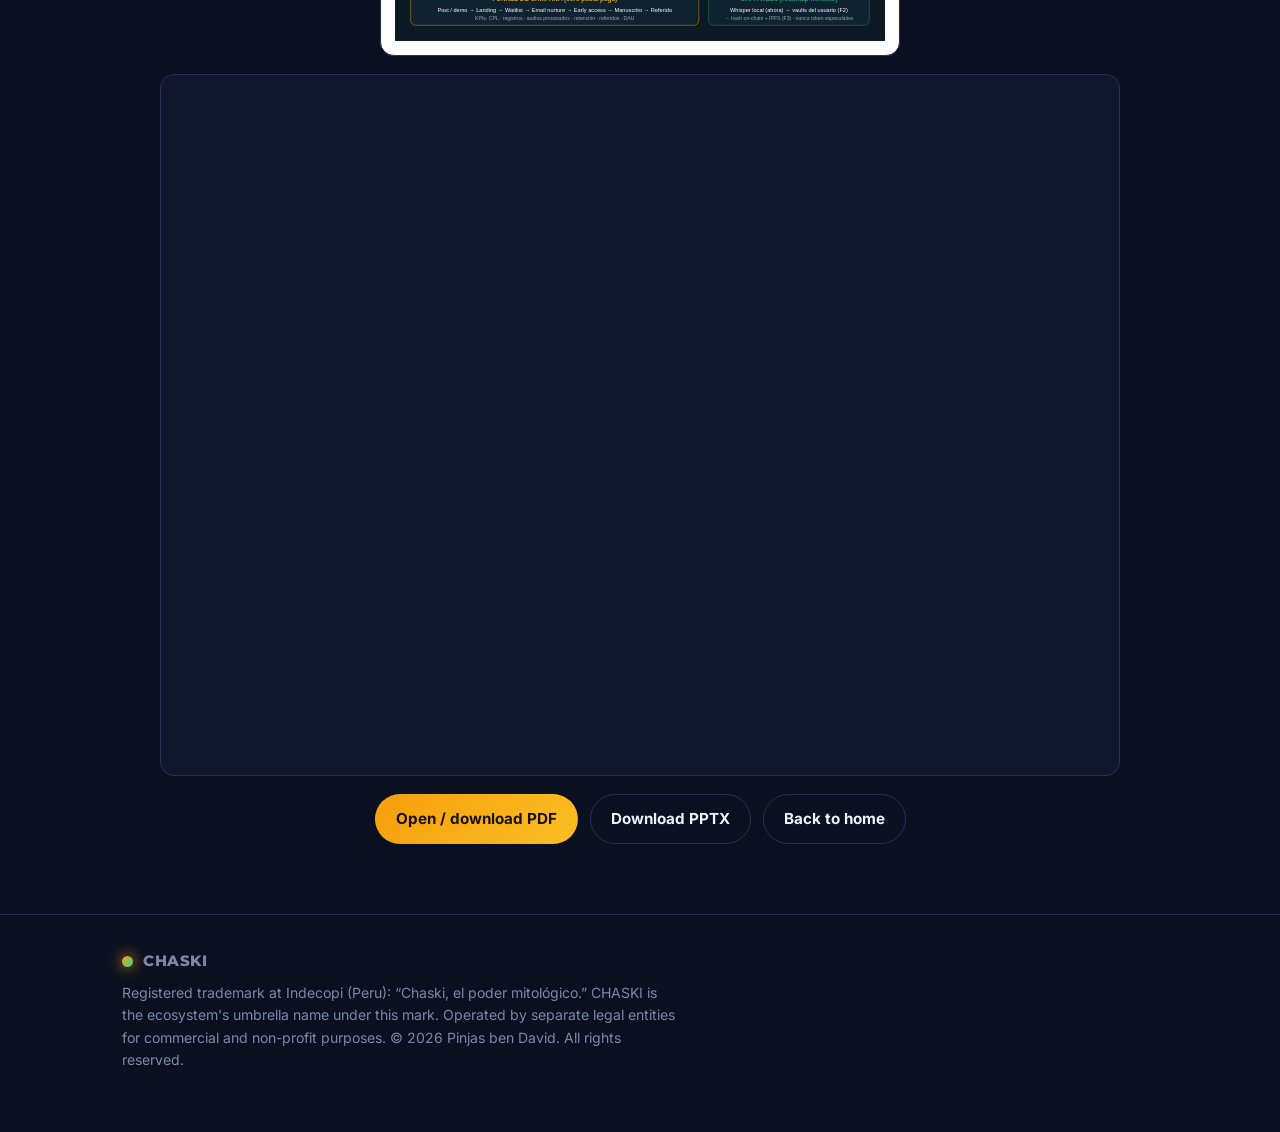
<file: presentacion/index.html>
<!DOCTYPE html>
<html lang="es" dir="ltr">
<head>
<meta charset="utf-8" />
<meta name="viewport" content="width=device-width, initial-scale=1" />
<title>CHASKI · Presentación premiada</title>
<meta name="description" data-i18n-attr="content:meta_desc" content="Presentación de marketing de Chaski — 2.º lugar en el MKT Bootcamp, beca KetherLabs DataCamp. Video y diapositivas." />
<meta property="og:title" content="CHASKI · Presentación premiada (2.º lugar · MKT Bootcamp)" />
<meta property="og:description" content="Video Loom + diapositivas de la presentación que me otorgó la beca KetherLabs DataCamp." />
<meta property="og:type" content="video.other" />
<meta property="og:image" content="https://chaski.pinjasemet.com/assets/og-chaski.png" />
<meta property="og:url" content="https://chaski.pinjasemet.com/presentacion/" />
<meta name="twitter:card" content="summary_large_image" />
<meta name="twitter:title" content="CHASKI · Presentación premiada — 2.º lugar MKT Bootcamp" />
<meta name="twitter:image" content="https://chaski.pinjasemet.com/assets/og-chaski.png" />
<link rel="preconnect" href="https://fonts.googleapis.com" />
<link href="https://fonts.googleapis.com/css2?family=Inter:wght@400;500;700&family=Montserrat:wght@700;800&family=Heebo:wght@400;700;800&display=swap" rel="stylesheet" />
<link rel="stylesheet" href="../assets/styles.css" />
<style>
  .media{max-width:960px;margin:0 auto}
  .ratio{position:relative;width:100%;padding-top:56.25%;border-radius:14px;overflow:hidden;border:1px solid var(--line);background:#000}
  .ratio iframe{position:absolute;inset:0;width:100%;height:100%;border:0}
  .pdfwrap{width:100%;height:min(78vh,820px);border-radius:14px;overflow:hidden;border:1px solid var(--line);background:var(--bg-2)}
  .pdfwrap iframe{width:100%;height:100%;border:0}
  .poster{display:block;max-width:520px;width:100%;margin:0 auto 18px;border-radius:14px;border:1px solid var(--line);background:#fff;padding:14px;box-sizing:border-box}
  .ctarow{display:flex;gap:12px;flex-wrap:wrap;justify-content:center;margin-top:18px}
  .mt48{margin-top:48px}
</style>
</head>
<body>

<header class="bar"><div class="wrap">
  <a class="brand" href="../" style="color:inherit"><span class="dot"></span> CHASKI</a>
  <nav>
    <a href="../" data-i18n="nav_home">Inicio</a>
    <a href="../links/" data-i18n="nav_links">Enlaces</a>
    <div class="lang" role="group" aria-label="Language"><button data-lang="es" aria-pressed="true">ES</button><button data-lang="en" aria-pressed="false">EN</button><button data-lang="he" aria-pressed="false">עב</button></div>
  </nav>
</div></header>

<main>
  <section class="hero" style="padding-bottom:14px"><div class="wrap center">
    <p class="kicker" data-i18n="kicker">Presentación de marketing</p>
    <h1 style="font-size:clamp(1.9rem,5vw,3rem)" data-i18n="h1">Presentación premiada — 2.º lugar</h1>
    <p class="lede" style="margin:0 auto" data-i18n="lede">Mi presentación que ganó el 2.º lugar en el MKT Bootcamp y me otorgó la beca KetherLabs DataCamp.</p>
    <div class="badge-row" style="justify-content:center;margin-top:14px">
      <span class="badge" data-i18n="b_place">2.º lugar · MKT Bootcamp</span>
      <span class="badge" data-i18n="b_sch">Beca KetherLabs DataCamp</span>
    </div>
  </div></section>

  <!-- VIDEO (Loom) -->
  <section style="padding-top:6px"><div class="wrap">
    <h2 class="section-title center" data-i18n="video_h">El video</h2>
    <div class="media">
      <div class="ratio">
        <iframe src="https://www.loom.com/embed/a6c611e71a494eaca4ab0dbdbd691516?hide_owner=true&hide_share=true&hideEmbedTopBar=true"
                title="Chaski — presentación (Loom)" allowfullscreen></iframe>
      </div>
      <div class="ctarow">
        <a class="btn btn-ghost" href="https://www.loom.com/share/a6c611e71a494eaca4ab0dbdbd691516" target="_blank" rel="noopener" data-i18n="open_loom">Abrir en Loom ↗</a>
        <a class="btn btn-ghost" href="https://www.linkedin.com/in/peter-adler-asch-1bb12abb/" target="_blank" rel="noopener" data-i18n="view_li">Ver en LinkedIn ↗</a>
      </div>
    </div>
  </div></section>

  <!-- SLIDES (PDF) -->
  <section class="mt48"><div class="wrap">
    <h2 class="section-title center" data-i18n="slides_h">Las diapositivas</h2>
    <p class="section-sub center" data-i18n="slides_sub">La presentación completa, tal como la compartí en LinkedIn.</p>
    <div class="media">
      <img class="poster" src="../assets/ecosistema-pinjas.svg" alt="Ecosistema Pinjas · Chaski" />
      <div class="pdfwrap">
        <iframe src="../assets/presentation/chaski-presentacion.pdf#view=FitH&toolbar=1" title="Chaski — diapositivas (PDF)"></iframe>
      </div>
      <div class="ctarow">
        <a class="btn btn-amber" href="../assets/presentation/chaski-presentacion.pdf" target="_blank" rel="noopener" data-i18n="open_pdf">Abrir / descargar PDF</a>
        <a class="btn btn-ghost" href="../assets/presentation/chaski-presentacion.pptx" data-i18n="open_pptx">Descargar PPTX</a>
        <a class="btn btn-ghost" href="../" data-i18n="back_home">Volver al inicio</a>
      </div>
    </div>
  </div></section>
</main>

<footer><div class="wrap">
  <div class="legal"><a class="brand" href="../" style="font-size:.95rem;color:inherit"><span class="dot"></span> CHASKI</a><p style="margin:8px 0 0" data-i18n="foot_legal">Marca registrada en Indecopi (Perú): «Chaski, el poder mitológico». CHASKI es el nombre paraguas del ecosistema bajo esta marca. Operada por entidades legales separadas para fines comerciales y sin fines de lucro. © <span id="year">2026</span> Pinjas ben David. Todos los derechos reservados.</p></div>
</div></footer>

<script>
window.I18N = {
 es:{__title:"CHASKI · Presentación premiada",meta_desc:"Presentación de marketing de Chaski — 2.º lugar en el MKT Bootcamp, beca KetherLabs DataCamp. Video y diapositivas.",nav_home:"Inicio",nav_links:"Enlaces",kicker:"Presentación de marketing",h1:"Presentación premiada — 2.º lugar",lede:"Mi presentación que ganó el 2.º lugar en el MKT Bootcamp y me otorgó la beca KetherLabs DataCamp.",b_place:"2.º lugar · MKT Bootcamp",b_sch:"Beca KetherLabs DataCamp",video_h:"El video",open_loom:"Abrir en Loom ↗",view_li:"Ver en LinkedIn ↗",slides_h:"Las diapositivas",slides_sub:"La presentación completa, tal como la compartí en LinkedIn.",open_pdf:"Abrir / descargar PDF",open_pptx:"Descargar PPTX",back_home:"Volver al inicio",foot:"© <span id='year'>2026</span> Pinjas ben David · Pinjas Knowledge Infrastructure."},
 en:{__title:"CHASKI · Award-winning presentation",meta_desc:"Chaski marketing presentation — 2nd place at the MKT Bootcamp, KetherLabs DataCamp scholarship. Video and slides.",nav_home:"Home",nav_links:"Links",kicker:"Marketing presentation",h1:"Award-winning presentation — 2nd place",lede:"My 2nd-place-winning presentation at the MKT Bootcamp that won me the KetherLabs DataCamp scholarship.",b_place:"2nd place · MKT Bootcamp",b_sch:"KetherLabs DataCamp scholarship",video_h:"The video",open_loom:"Open in Loom ↗",view_li:"View on LinkedIn ↗",slides_h:"The slides",slides_sub:"The full deck, as I shared it on LinkedIn.",open_pdf:"Open / download PDF",open_pptx:"Download PPTX",back_home:"Back to home",foot:"© <span id='year'>2026</span> Pinjas ben David · Pinjas Knowledge Infrastructure."},
 he:{__title:"CHASKI · מצגת זוכת פרס",meta_desc:"מצגת השיווק של צ'אסקי — מקום שני ב-MKT Bootcamp, מלגת KetherLabs DataCamp. וידאו ושקופיות.",nav_home:"בית",nav_links:"קישורים",kicker:"מצגת שיווק",h1:"מצגת זוכת פרס — מקום שני",lede:"המצגת שלי שזכתה במקום השני ב-MKT Bootcamp וזיכתה אותי במלגת KetherLabs DataCamp.",b_place:"מקום שני · MKT Bootcamp",b_sch:"מלגת KetherLabs DataCamp",video_h:"הווידאו",open_loom:"פתחו ב-Loom ↗",view_li:"צפו בלינקדאין ↗",slides_h:"השקופיות",slides_sub:"המצגת המלאה, כפי ששיתפתי בלינקדאין.",open_pdf:"פתח / הורד PDF",open_pptx:"הורד PPTX",back_home:"חזרה לבית",foot:"© <span id='year'>2026</span> פנחס בן דוד · Pinjas Knowledge Infrastructure."}
};
</script>
<script src="../assets/i18n.js"></script>
</body>
</html>
</file>
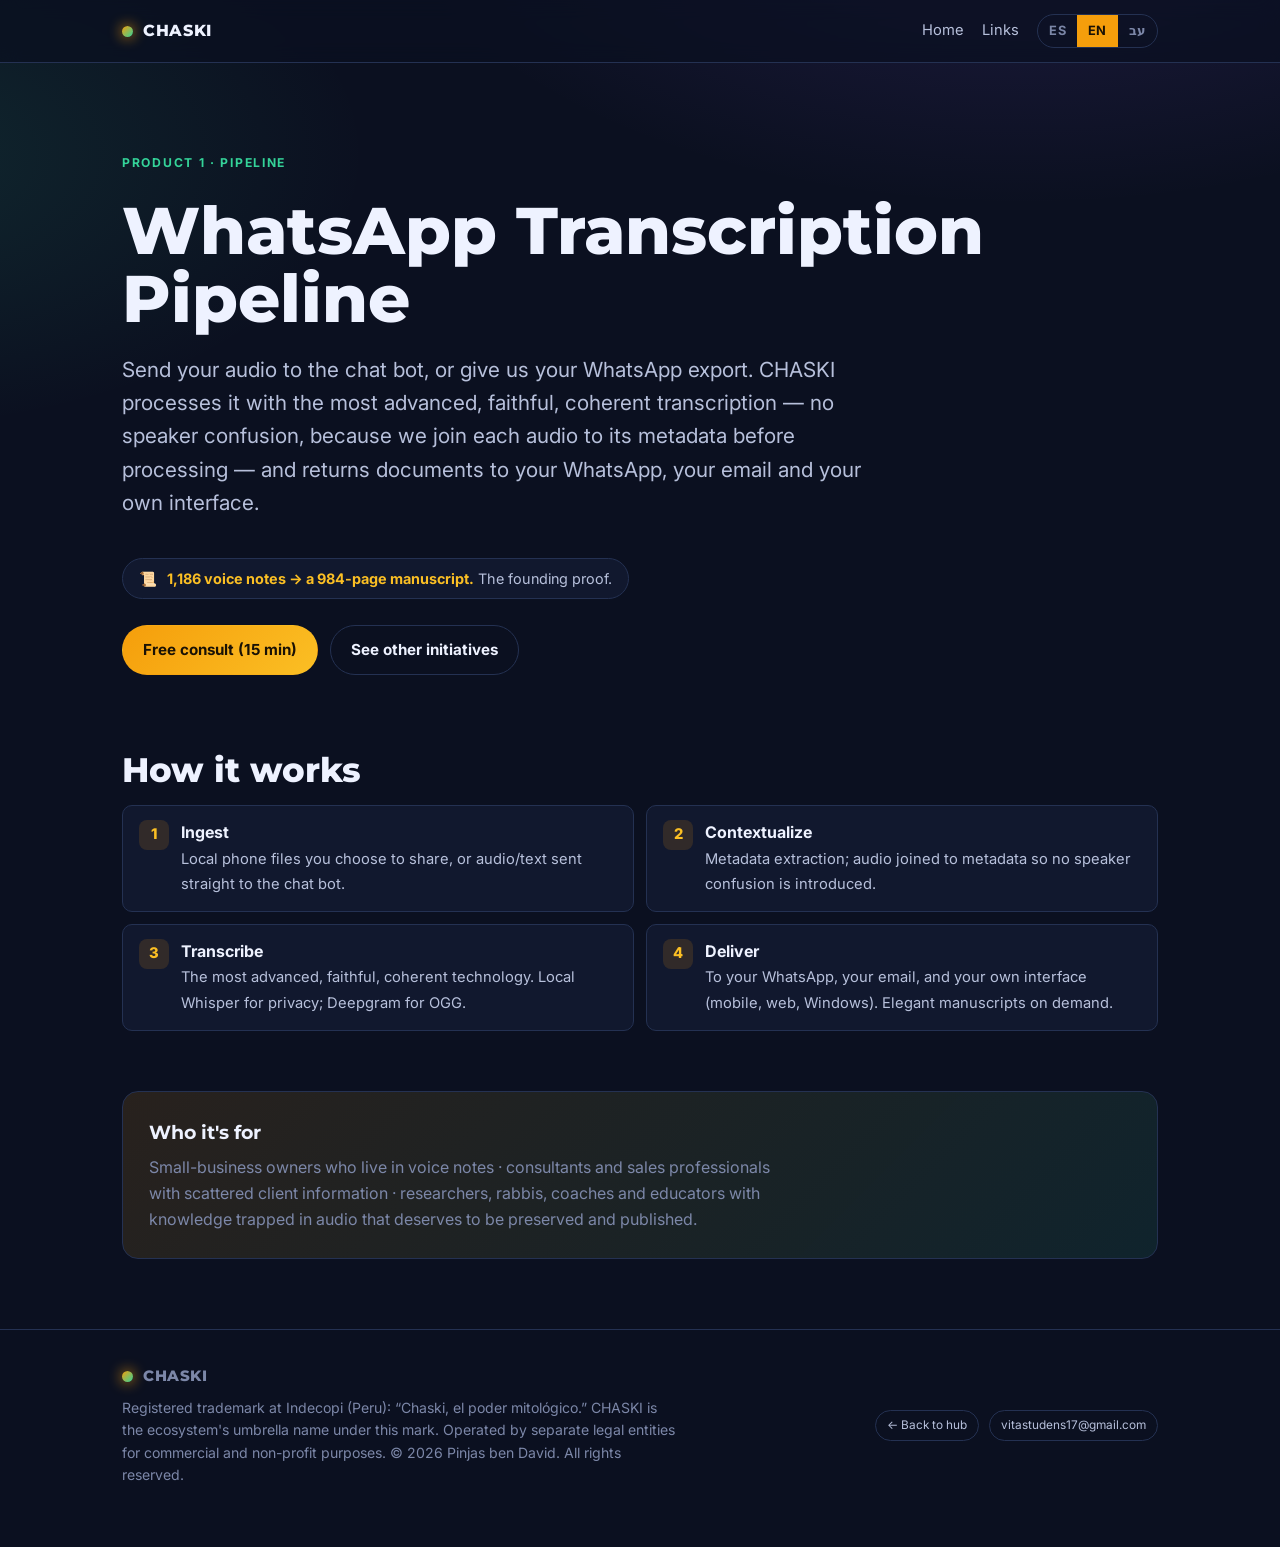
<file: whatsapp-pipeline/index.html>
<!DOCTYPE html>
<html lang="es" dir="ltr">
<head>
<meta charset="utf-8" />
<meta name="viewport" content="width=device-width, initial-scale=1" />
<title>Chaski WhatsApp Transcription Pipeline</title>
<meta name="description" data-i18n-attr="content:meta_desc" content="Notas de voz de WhatsApp convertidas en transcripciones, manuscritos y archivos ordenados." />
<link rel="preconnect" href="https://fonts.googleapis.com" />
<link href="https://fonts.googleapis.com/css2?family=Inter:wght@400;500;700&family=Montserrat:wght@700;800&family=Heebo:wght@400;700;800&display=swap" rel="stylesheet" />
<link rel="stylesheet" href="../assets/styles.css" />
</head>
<body>
<header class="bar"><div class="wrap">
  <a class="brand" href="../" style="color:inherit"><span class="dot"></span> CHASKI</a>
  <nav>
    <a href="../" data-i18n="nav_home">Inicio</a>
    <a href="../links/" data-i18n="nav_links">Enlaces</a>
    <div class="lang" role="group"><button data-lang="es" aria-pressed="true">ES</button><button data-lang="en" aria-pressed="false">EN</button><button data-lang="he" aria-pressed="false">עב</button></div>
  </nav>
</div></header>

<main>
  <section class="hero"><div class="wrap">
    <p class="kicker" data-i18n="kicker">Producto 1 · Pipeline</p>
    <h1 data-i18n="h1">WhatsApp Transcription Pipeline</h1>
    <p class="lede" data-i18n="lede">Mandas tus audios al chat bot, o nos das tu export de WhatsApp. CHASKI los procesa con la transcripción más avanzada, fiel y coherente —sin confundir habladores, porque unimos cada audio con su metadata antes de procesarlo— y te devuelve documentos a tu WhatsApp, a tu correo y a tu propia interfaz.</p>
    <div class="proof"><span>📜</span> <span data-i18n="proof"><b>1,186 notas de voz → manuscrito de 984 páginas.</b> La prueba fundacional.</span></div>
    <div class="cta"><a class="btn btn-amber" href="mailto:vitastudens17@gmail.com?subject=CHASKI%20Pipeline" data-i18n="cta1">Consulta gratis (15 min)</a><a class="btn btn-ghost" href="../poder-mitologico/" data-i18n="cta2">Ver otras iniciativas</a></div>
  </div></section>

  <section><div class="wrap">
    <h2 class="section-title" data-i18n="how_t">Cómo funciona</h2>
    <div class="feats grid cols-2" style="margin-top:8px">
      <div class="feat"><span class="ic">1</span><div><b data-i18n="f1b">Ingesta</b><span data-i18n="f1s">Archivos locales del celular que elijas brindar, o audio/texto directo al chat bot.</span></div></div>
      <div class="feat"><span class="ic">2</span><div><b data-i18n="f2b">Contextualización</b><span data-i18n="f2s">Extracción de metadata; audio unido a metadata para no introducir confusión con el hablador.</span></div></div>
      <div class="feat"><span class="ic">3</span><div><b data-i18n="f3b">Transcripción</b><span data-i18n="f3s">La tecnología más avanzada, fiel y coherente. Whisper local para privacidad; Deepgram para OGG.</span></div></div>
      <div class="feat"><span class="ic">4</span><div><b data-i18n="f4b">Entrega</b><span data-i18n="f4s">A tu WhatsApp, tu correo, y tu propia interfaz (móvil, web, Windows). Manuscritos elegantes a pedido.</span></div></div>
    </div>
  </div></section>

  <section><div class="wrap">
    <div class="callout">
      <h3 data-i18n="who_t">Para quién</h3>
      <p class="section-sub mb0" data-i18n="who_p">Dueños de pequeño negocio que viven en notas de voz · consultores y profesionales de ventas con información de clientes dispersa · investigadores, rabinos, coaches y educadores con conocimiento atrapado en audio que merece preservarse y publicarse.</p>
    </div>
  </div></section>
</main>

<footer><div class="wrap">
  <div class="legal"><a class="brand" href="../" style="font-size:.95rem;color:inherit"><span class="dot"></span> CHASKI</a>
  <p style="margin:8px 0 0" data-i18n="foot_legal">Marca registrada en Indecopi (Perú): «Chaski, el poder mitológico». CHASKI es el nombre paraguas del ecosistema bajo esta marca. Operada por entidades legales separadas para fines comerciales y sin fines de lucro. © <span id="year">2026</span> Pinjas ben David. Todos los derechos reservados.</p></div>
  <div class="badge-row"><a class="badge" href="../" data-i18n="back">← Volver al hub</a><span class="badge">vitastudens17@gmail.com</span></div>
</div></footer>

<script>
window.I18N = {
 es:{__title:"Chaski WhatsApp Transcription Pipeline",meta_desc:"Notas de voz de WhatsApp convertidas en transcripciones, manuscritos y archivos ordenados.",nav_home:"Inicio",nav_links:"Enlaces",kicker:"Producto 1 · Pipeline",h1:"WhatsApp Transcription Pipeline",lede:"Mandas tus audios al chat bot, o nos das tu export de WhatsApp. CHASKI los procesa con la transcripción más avanzada, fiel y coherente —sin confundir habladores, porque unimos cada audio con su metadata antes de procesarlo— y te devuelve documentos a tu WhatsApp, a tu correo y a tu propia interfaz.",proof:"<b>1,186 notas de voz → manuscrito de 984 páginas.</b> La prueba fundacional.",cta1:"Consulta gratis (15 min)",cta2:"Ver otras iniciativas",how_t:"Cómo funciona",f1b:"Ingesta",f1s:"Archivos locales del celular que elijas brindar, o audio/texto directo al chat bot.",f2b:"Contextualización",f2s:"Extracción de metadata; audio unido a metadata para no introducir confusión con el hablador.",f3b:"Transcripción",f3s:"La tecnología más avanzada, fiel y coherente. Whisper local para privacidad; Deepgram para OGG.",f4b:"Entrega",f4s:"A tu WhatsApp, tu correo, y tu propia interfaz (móvil, web, Windows). Manuscritos elegantes a pedido.",who_t:"Para quién",who_p:"Dueños de pequeño negocio que viven en notas de voz · consultores y profesionales de ventas con información de clientes dispersa · investigadores, rabinos, coaches y educadores con conocimiento atrapado en audio que merece preservarse y publicarse.",foot:"Parte de Pinjas Knowledge Infrastructure. © <span id='year'>2026</span> Pinjas ben David.",back:"← Volver al hub"},
 en:{__title:"Chaski WhatsApp Transcription Pipeline",meta_desc:"WhatsApp voice notes turned into transcripts, manuscripts and ordered archives.",nav_home:"Home",nav_links:"Links",kicker:"Product 1 · Pipeline",h1:"WhatsApp Transcription Pipeline",lede:"Send your audio to the chat bot, or give us your WhatsApp export. CHASKI processes it with the most advanced, faithful, coherent transcription — no speaker confusion, because we join each audio to its metadata before processing — and returns documents to your WhatsApp, your email and your own interface.",proof:"<b>1,186 voice notes → a 984-page manuscript.</b> The founding proof.",cta1:"Free consult (15 min)",cta2:"See other initiatives",how_t:"How it works",f1b:"Ingest",f1s:"Local phone files you choose to share, or audio/text sent straight to the chat bot.",f2b:"Contextualize",f2s:"Metadata extraction; audio joined to metadata so no speaker confusion is introduced.",f3b:"Transcribe",f3s:"The most advanced, faithful, coherent technology. Local Whisper for privacy; Deepgram for OGG.",f4b:"Deliver",f4s:"To your WhatsApp, your email, and your own interface (mobile, web, Windows). Elegant manuscripts on demand.",who_t:"Who it's for",who_p:"Small-business owners who live in voice notes · consultants and sales professionals with scattered client information · researchers, rabbis, coaches and educators with knowledge trapped in audio that deserves to be preserved and published.",foot:"Part of Pinjas Knowledge Infrastructure. © <span id='year'>2026</span> Pinjas ben David.",back:"← Back to hub"},
 he:{__title:"Chaski WhatsApp Transcription Pipeline",meta_desc:"הודעות קוליות מוואטסאפ הופכות לתמלולים, כתבי-יד וארכיונים מסודרים.",nav_home:"בית",nav_links:"קישורים",kicker:"מוצר 1 · Pipeline",h1:"WhatsApp Transcription Pipeline",lede:"שולחים את האודיו לבוט, או נותנים לנו את ייצוא הוואטסאפ. צ'אסקי מעבד בתמלול המתקדם, הנאמן והקוהרנטי ביותר —בלי בלבול דוברים, כי מחברים כל אודיו למטא-דאטה לפני העיבוד— ומחזיר מסמכים לוואטסאפ, למייל ולממשק האישי שלך.",proof:"<b>1,186 הודעות קוליות → כתב-יד של 984 עמודים.</b> ההוכחה המייסדת.",cta1:"ייעוץ חינם (15 דק')",cta2:"ליוזמות נוספות",how_t:"איך זה עובד",f1b:"קליטה",f1s:"קבצים מקומיים מהמכשיר שתבחר לשתף, או אודיו/טקסט ישירות לבוט.",f2b:"הקשר",f2s:"חילוץ מטא-דאטה; האודיו מחובר למטא-דאטה כדי למנוע בלבול בין דוברים.",f3b:"תמלול",f3s:"הטכנולוגיה המתקדמת, הנאמנה והקוהרנטית ביותר. Whisper מקומי לפרטיות; Deepgram ל-OGG.",f4b:"מסירה",f4s:"לוואטסאפ, למייל ולממשק האישי שלך (נייד, ווב, ווינדוס). כתבי-יד מעוצבים לפי דרישה.",who_t:"למי זה מיועד",who_p:"בעלי עסקים קטנים שחיים בהודעות קוליות · יועצים ואנשי מכירות עם מידע לקוחות מפוזר · חוקרים, רבנים, מאמנים ומחנכים עם ידע כלוא באודיו שראוי לשימור ופרסום.",foot:"חלק מ-Pinjas Knowledge Infrastructure. © <span id='year'>2026</span> פנחס בן דוד.",back:"← חזרה למרכז"}
};
</script>
<script src="../assets/i18n.js"></script>
</body>
</html>
</file>
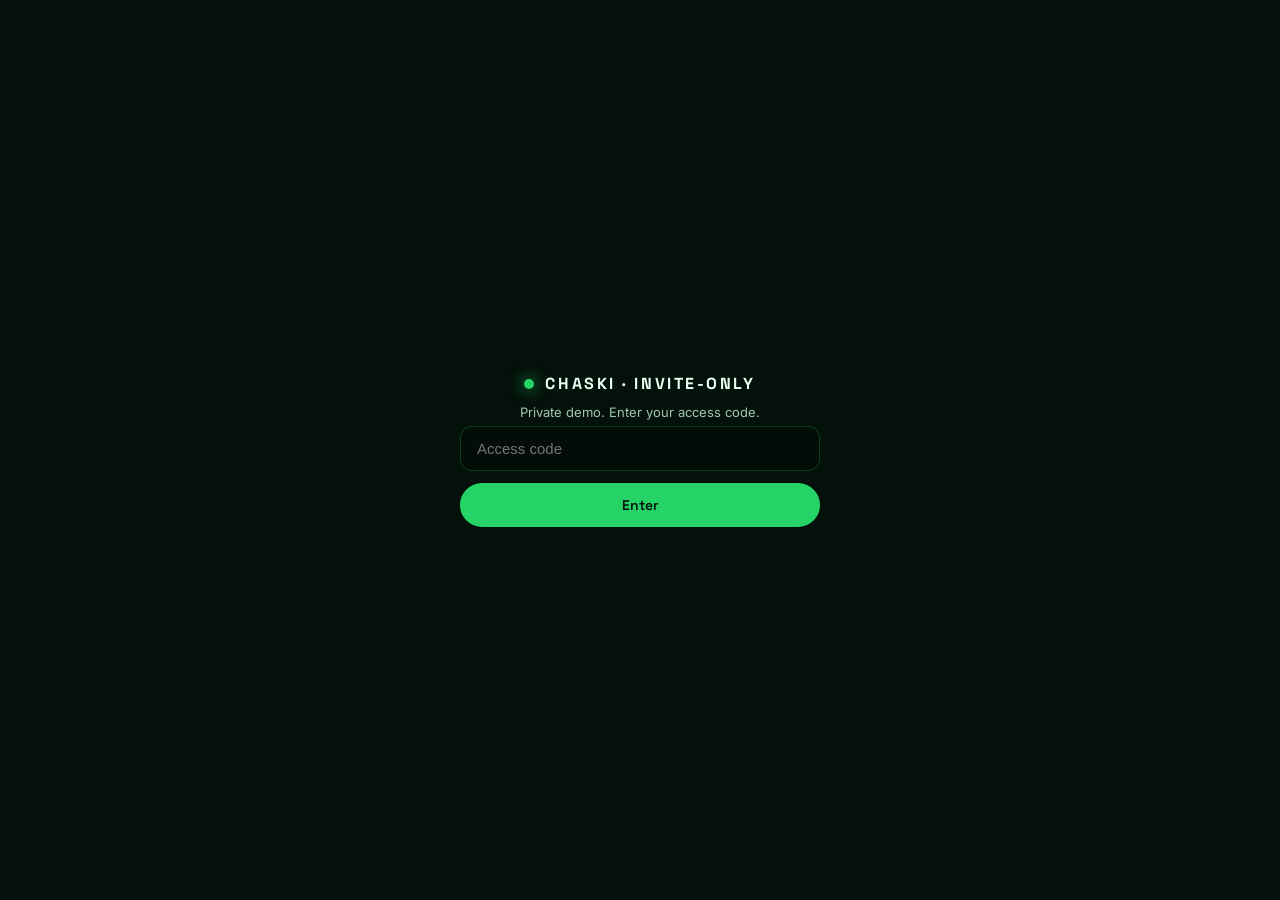
<file: apps/app-prototype-v2.html>
<!DOCTYPE html>
<html lang="en">
<head>
<meta charset="UTF-8" />
<meta name="viewport" content="width=device-width, initial-scale=1.0" />
<title>CHASKI App — Transcribe your WhatsApp archive (demo)</title>
<meta name="robots" content="noindex" />
<link href="https://fonts.googleapis.com/css2?family=Space+Grotesk:wght@400;500;600;700&family=Inter:wght@300;400;500;600&display=swap" rel="stylesheet" />
<style>
  :root{--green:#25D366;--green-deep:#0f8a4f;--teal:#0bd4c0;--bg:#04100a;--panel:rgba(12,30,22,.6);
    --line:rgba(37,211,102,.25);--text:#e9fff3;--muted:#9fc8b3;--amber:#ffce5a}
  *{margin:0;padding:0;box-sizing:border-box}
  body{background:radial-gradient(ellipse at 50% -10%,#0a2417,#04100a 60%);color:var(--text);
    font-family:'Inter',system-ui,sans-serif;min-height:100vh}
  a{color:var(--green)}
  header{display:flex;align-items:center;justify-content:space-between;padding:18px clamp(16px,5vw,40px);border-bottom:1px solid var(--line)}
  .brand{display:flex;align-items:center;gap:11px;font-family:'Space Grotesk',sans-serif;font-weight:700;letter-spacing:.16em}
  .brand .dot{width:10px;height:10px;border-radius:50%;background:var(--green);box-shadow:0 0 16px var(--green)}
  .pill{font-size:12px;color:var(--amber);border:1px solid rgba(255,206,90,.4);border-radius:20px;padding:4px 12px}
  main{max-width:880px;margin:0 auto;padding:clamp(22px,5vw,48px) clamp(16px,5vw,40px)}
  h1{font-family:'Space Grotesk',sans-serif;font-size:clamp(24px,4vw,38px);margin-bottom:8px}
  p.sub{color:var(--muted);font-size:15px;line-height:1.6;margin-bottom:24px}
  .panel{background:var(--panel);border:1px solid var(--line);border-radius:18px;padding:26px;backdrop-filter:blur(10px);margin-bottom:22px}
  .btn{font-family:'Space Grotesk',sans-serif;font-weight:600;font-size:14px;padding:12px 22px;border-radius:28px;cursor:pointer;border:1px solid transparent;background:var(--green);color:#04130c;transition:.2s}
  .btn:hover{transform:translateY(-1px);box-shadow:0 0 24px rgba(37,211,102,.45)}
  .btn.ghost{background:transparent;border-color:var(--line);color:var(--text)}
  .btn:disabled{opacity:.5;cursor:not-allowed;transform:none;box-shadow:none}
  .drop{border:2px dashed var(--line);border-radius:14px;padding:34px;text-align:center;cursor:pointer;transition:.2s;color:var(--muted)}
  .drop:hover,.drop.over{border-color:var(--green);background:rgba(37,211,102,.06);color:var(--text)}
  .drop .big{font-size:30px;margin-bottom:8px}
  .row{display:flex;gap:10px;flex-wrap:wrap;align-items:center}
  .bar{height:8px;background:rgba(255,255,255,.08);border-radius:6px;overflow:hidden;margin:14px 0}
  .bar > i{display:block;height:100%;width:0;background:linear-gradient(90deg,var(--green),var(--teal));transition:width .3s}
  .muted{color:var(--muted);font-size:13px}
  .tx{white-space:pre-wrap;line-height:1.7;font-size:15px;max-height:340px;overflow:auto;background:rgba(0,0,0,.22);border-radius:12px;padding:16px}
  .stat{display:flex;gap:18px;flex-wrap:wrap;margin:10px 0 4px}
  .stat b{font-family:'Space Grotesk',sans-serif;font-size:22px;color:var(--green)}
  .hide{display:none}
  footer{max-width:880px;margin:0 auto;padding:18px 40px 40px;color:var(--muted);font-size:13px}
  /* gate */
  #gate{position:fixed;inset:0;z-index:99;background:#04100a;display:flex;align-items:center;justify-content:center}
  #gate .box{max-width:360px;width:90%;text-align:center}
  #gate input{width:100%;padding:13px 16px;border-radius:12px;border:1px solid var(--line);background:rgba(0,0,0,.25);color:var(--text);font-size:15px;margin-top:6px;box-sizing:border-box}
</style>
</head>
<body>
<!-- INVITE GATE (code: [redacted]; stored as SHA-256) -->
<div id="gate"><div class="box">
  <div class="brand" style="justify-content:center;margin-bottom:10px"><span class="dot"></span> CHASKI · INVITE-ONLY</div>
  <p class="muted">Private demo. Enter your access code.</p>
  <input id="gcode" type="password" autocomplete="off" placeholder="Access code" />
  <button class="btn" style="margin-top:12px;width:100%" id="gbtn">Enter</button>
  <p id="gerr" class="hide" style="color:#ff6b6b;font-size:13px;margin-top:10px">Incorrect code.</p>
</div></div>

<header>
  <div class="brand"><span class="dot"></span> CHASKI</div>
  <span class="pill">Demo · simulated · no data leaves this page</span>
</header>

<main>
  <h1>Transcribe your WhatsApp archive</h1>
  <p class="sub">Drop a WhatsApp export and watch it become a faithful transcript and an ordered manuscript. <b>This is a simulated demo</b> — it runs entirely in your browser, sends nothing anywhere, and touches no backend.</p>

  <div class="panel">
    <div id="drop" class="drop" tabindex="0" role="button" aria-label="Choose a file">
      <div class="big">📁</div>
      <div id="droplabel">Drop a file here, or click to choose</div>
      <div class="muted" style="margin-top:6px">.zip / .txt / .opus / .mp3 — nothing is uploaded</div>
    </div>
    <input id="file" type="file" class="hide" />
    <div class="row" style="margin-top:16px">
      <button class="btn" id="go" disabled>Transcribe (demo)</button>
      <button class="btn ghost" id="reset">Reset</button>
      <span id="picked" class="muted"></span>
    </div>
    <div id="prog" class="hide">
      <div class="bar"><i id="fill"></i></div>
      <div class="muted" id="stage">Queued…</div>
    </div>
  </div>

  <div id="result" class="panel hide">
    <div class="stat">
      <span><b id="sNotes">0</b><br><span class="muted">voice notes</span></span>
      <span><b id="sMin">0</b><br><span class="muted">minutes</span></span>
      <span><b id="sPages">0</b><br><span class="muted">manuscript pages</span></span>
    </div>
    <h2 style="font-family:'Space Grotesk',sans-serif;font-size:18px;margin:14px 0 8px">Transcript (sample)</h2>
    <div id="tx" class="tx"></div>
    <div class="row" style="margin-top:16px">
      <button class="btn" id="dlTxt">Download transcript (.txt)</button>
      <button class="btn ghost" id="dlMd">Export manuscript (.md)</button>
      <a class="btn ghost" href="../#waitlist">Request real access →</a>
    </div>
  </div>
</main>
<footer>CHASKI · transcription demo · invite-only · for the live pipeline, request access. Your knowledge lives in WhatsApp — we make it usable.</footer>

<script>
(function(){
  // ---------- access gate ----------
  var HASH="eeec6f966683cdc03e229ee3aefdf5471bd721a77e0d8292f6023b7e5b3dc6a0", KEY="chaski_proto_ok";
  var gate=document.getElementById('gate');
  function unlock(){gate.style.display='none';}
  try{if(sessionStorage.getItem(KEY)==='1'){unlock();}}catch(e){}
  async function sha(s){var b=new TextEncoder().encode(s);var h=await crypto.subtle.digest('SHA-256',b);
    return Array.from(new Uint8Array(h)).map(x=>x.toString(16).padStart(2,'0')).join('');}
  async function chk(){var v=document.getElementById('gcode').value.trim();
    if(await sha(v)===HASH){try{sessionStorage.setItem(KEY,'1')}catch(e){}unlock();}
    else{document.getElementById('gerr').classList.remove('hide');}}
  document.getElementById('gbtn').onclick=chk;
  document.getElementById('gcode').addEventListener('keydown',e=>{if(e.key==='Enter')chk();});

  // ---------- helpers (XSS-safe: we only ever set textContent) ----------
  var $=id=>document.getElementById(id);
  var picked=null;
  function setPicked(name){ picked=name; $('picked').textContent = name?('Selected: '+name):''; $('go').disabled=!name; }

  // file selection (no upload — we never read/transmit contents)
  var drop=$('drop'), file=$('file');
  drop.onclick=()=>file.click();
  drop.onkeydown=e=>{if(e.key==='Enter'||e.key===' ')file.click();};
  file.onchange=()=>{ if(file.files[0]) setPicked(file.files[0].name); };
  ['dragover','dragenter'].forEach(ev=>drop.addEventListener(ev,e=>{e.preventDefault();drop.classList.add('over');}));
  ['dragleave','drop'].forEach(ev=>drop.addEventListener(ev,e=>{e.preventDefault();drop.classList.remove('over');}));
  drop.addEventListener('drop',e=>{ var f=e.dataTransfer.files[0]; if(f) setPicked(f.name); });

  // sample transcript (clearly demo content)
  var SAMPLE=
"[00:00] Erev tov. Quería dejar registrada esta idea antes de que se me olvide.\n"+
"[00:14] The whole point of Chaski is that your knowledge already exists — it's just trapped in voice notes.\n"+
"[00:31] אז במקום לאבד את זה, אנחנו הופכים את זה לכתב יד מסודר.\n"+
"[00:48] Cada nota se transcribe con fidelidad, se ordena por fecha, y se arma un manuscrito.\n"+
"[01:05] No es una app de transcripción más — es la diferencia entre 1,186 audios sueltos y 984 páginas terminadas.\n"+
"[01:22] (demo sample — your real archive would appear here, faithfully transcribed in ES / EN / HE.)";

  function run(){
    $('result').classList.add('hide'); $('prog').classList.remove('hide');
    var stages=['Reading archive…','Detecting language (ES/EN/HE)…','Transcribing voice notes…','Assembling manuscript…','Finalizing…'];
    var i=0; $('fill').style.width='0%';
    var t=setInterval(()=>{
      i++; $('fill').style.width=Math.min(i*20,100)+'%';
      $('stage').textContent = stages[Math.min(i-1,stages.length-1)];
      if(i>=5){ clearInterval(t); done(); }
    }, 520);
  }
  function done(){
    $('prog').classList.add('hide'); $('result').classList.remove('hide');
    $('sNotes').textContent='1,186'; $('sMin').textContent='742'; $('sPages').textContent='984';
    $('tx').textContent = SAMPLE;          // textContent => no HTML injection
    $('result').scrollIntoView({behavior:'smooth',block:'start'});
  }
  $('go').onclick=run;
  $('reset').onclick=()=>{ setPicked(null); file.value=''; $('result').classList.add('hide'); $('prog').classList.add('hide'); };

  // downloads built from safe strings (Blob, no eval)
  function dl(name, text){ var b=new Blob([text],{type:'text/plain'}); var u=URL.createObjectURL(b);
    var a=document.createElement('a'); a.href=u; a.download=name; a.click(); URL.revokeObjectURL(u); }
  $('dlTxt').onclick=()=>dl('chaski-transcript-demo.txt', SAMPLE);
  $('dlMd').onclick=()=>dl('chaski-manuscript-demo.md',
    "# Chaski — Manuscript (demo)\n\n_1,186 voice notes → 984 pages (sample)._\n\n"+SAMPLE);
})();
</script>
</body>
</html>
</file>
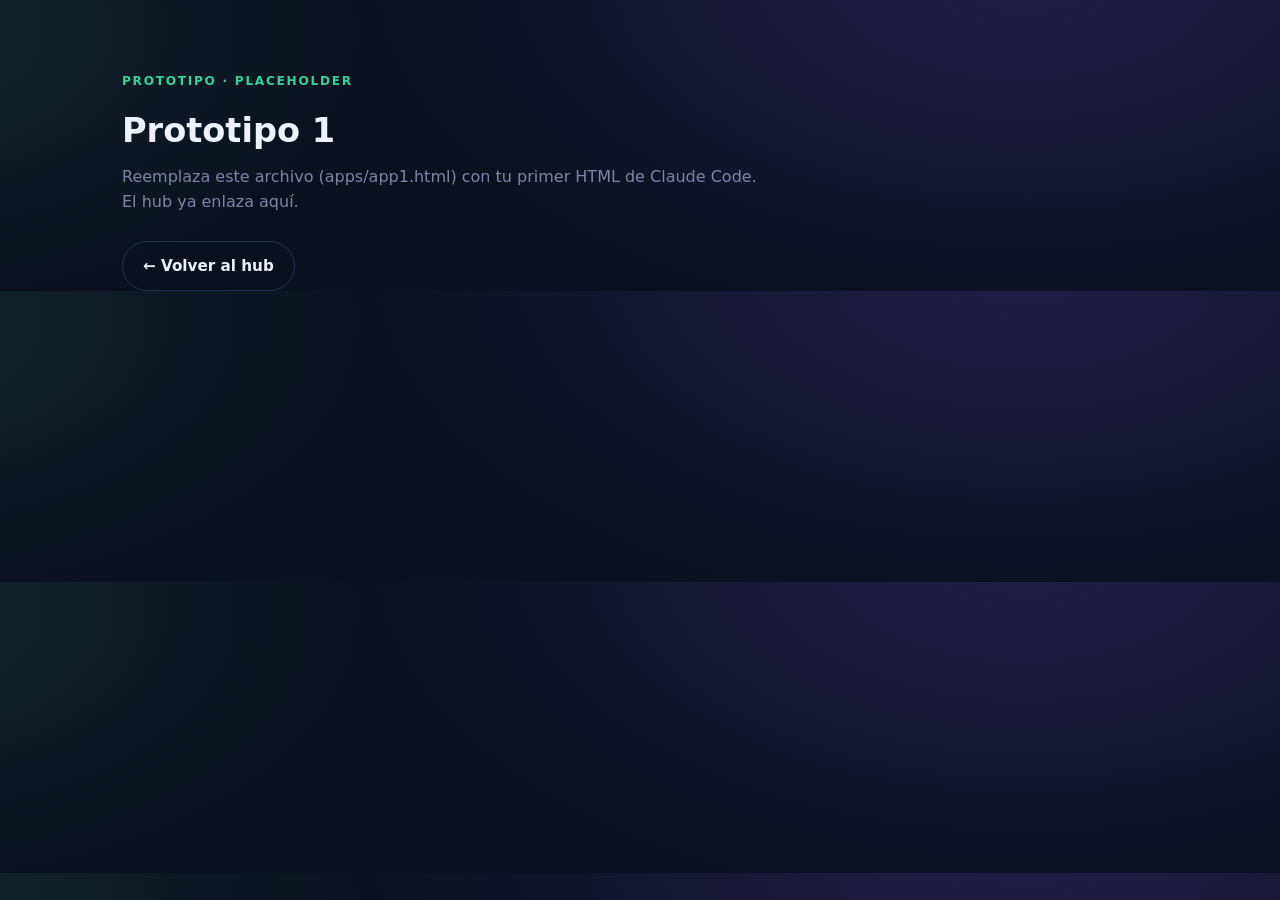
<file: apps/app1.html>
<!DOCTYPE html><html lang="es"><head><meta charset="utf-8"><meta name="viewport" content="width=device-width,initial-scale=1"><title>Prototipo 1 · CHASKI</title><link rel="stylesheet" href="../assets/styles.css"></head>
<body><main class="wrap" style="padding-top:60px"><p class="kicker">Prototipo · placeholder</p><h1 class="section-title">Prototipo 1</h1><p class="section-sub">Reemplaza este archivo (apps/app1.html) con tu primer HTML de Claude Code. El hub ya enlaza aquí.</p><a class="btn btn-ghost" href="../">← Volver al hub</a></main></body></html>
</file>
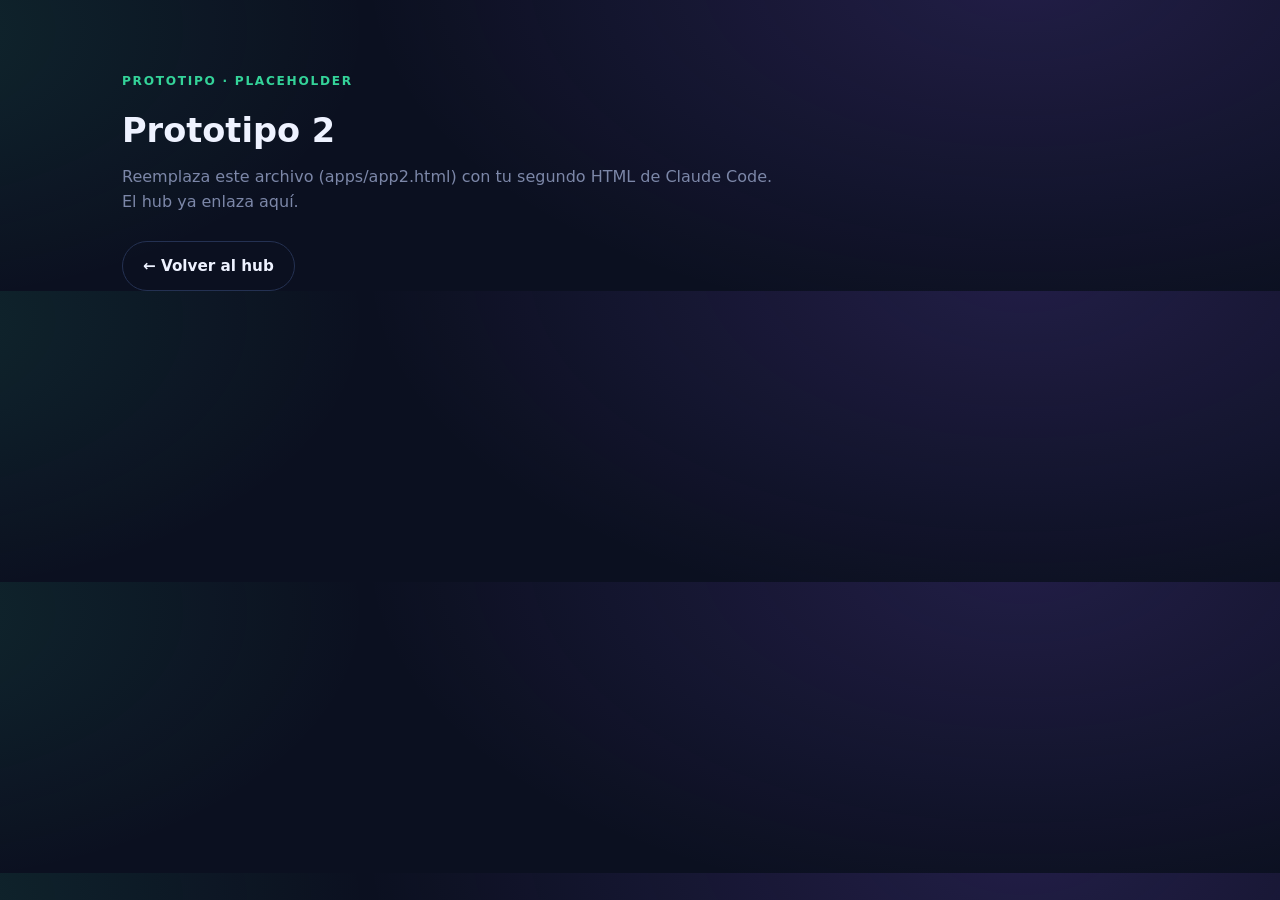
<file: apps/app2.html>
<!DOCTYPE html><html lang="es"><head><meta charset="utf-8"><meta name="viewport" content="width=device-width,initial-scale=1"><title>Prototipo 2 · CHASKI</title><link rel="stylesheet" href="../assets/styles.css"></head>
<body><main class="wrap" style="padding-top:60px"><p class="kicker">Prototipo · placeholder</p><h1 class="section-title">Prototipo 2</h1><p class="section-sub">Reemplaza este archivo (apps/app2.html) con tu segundo HTML de Claude Code. El hub ya enlaza aquí.</p><a class="btn btn-ghost" href="../">← Volver al hub</a></main></body></html>
</file>
<file: assets/styles.css>
/* ============================================================
   CHASKI · Pinjas Knowledge Infrastructure
   Shared design system — portable, dependency-free.
   Dark navy base, amber + jade accents, Inter/Montserrat.
   Full RTL support for Hebrew.
   ============================================================ */

:root {
  --bg:        #0b1020;
  --bg-2:      #11182e;
  --bg-3:      #161f3a;
  --ink:       #eef2ff;
  --ink-soft:  #b7c0db;
  --ink-dim:   #7c87a8;
  --line:      #243152;
  --amber:     #f59e0b;
  --amber-2:   #fbbf24;
  --jade:      #34d399;
  --jade-2:    #10b981;
  --violet:    #8b5cf6;
  --radius:    16px;
  --radius-sm: 10px;
  --maxw:      1080px;
  --font:      "Inter", system-ui, -apple-system, "Segoe UI", Roboto, sans-serif;
  --display:   "Montserrat", var(--font);
  --shadow:    0 18px 50px rgba(0,0,0,.45);
}

* { box-sizing: border-box; }

html { scroll-behavior: smooth; }

body {
  margin: 0;
  font-family: var(--font);
  background:
    radial-gradient(1100px 600px at 80% -10%, rgba(139,92,246,.18), transparent 60%),
    radial-gradient(900px 500px at -10% 10%, rgba(52,211,153,.12), transparent 55%),
    var(--bg);
  color: var(--ink);
  line-height: 1.6;
  -webkit-font-smoothing: antialiased;
}

[dir="rtl"] body { font-family: "Heebo", var(--font); }

a { color: var(--amber-2); text-decoration: none; }
a:hover { text-decoration: underline; }

.wrap { max-width: var(--maxw); margin: 0 auto; padding: 0 22px; }

/* ---------- Top bar ---------- */
.bar {
  position: sticky; top: 0; z-index: 50;
  backdrop-filter: blur(10px);
  background: rgba(11,16,32,.72);
  border-bottom: 1px solid var(--line);
}
.bar .wrap { display: flex; align-items: center; gap: 16px; height: 62px; }
.brand { display: flex; align-items: center; gap: 10px; font-family: var(--display); font-weight: 800; letter-spacing: .04em; color: var(--ink); }
.brand .dot { width: 11px; height: 11px; border-radius: 50%; background: linear-gradient(135deg, var(--amber), var(--jade)); box-shadow: 0 0 14px var(--amber); }
.bar nav { margin-inline-start: auto; display: flex; gap: 18px; align-items: center; }
.bar nav a { color: var(--ink-soft); font-size: .92rem; }
.bar nav a:hover { color: var(--ink); text-decoration: none; }

/* ---------- Language switch ---------- */
.lang { display: inline-flex; border: 1px solid var(--line); border-radius: 999px; overflow: hidden; }
.lang button {
  background: transparent; color: var(--ink-dim); border: 0; cursor: pointer;
  padding: 6px 11px; font: inherit; font-size: .8rem; font-weight: 700; letter-spacing: .03em;
}
.lang button[aria-pressed="true"] { background: var(--amber); color: #1a1205; }

/* ---------- Hero ---------- */
.hero { padding: 78px 0 38px; }
.kicker { color: var(--jade); font-weight: 700; letter-spacing: .14em; text-transform: uppercase; font-size: .76rem; }
.hero h1 { font-family: var(--display); font-weight: 800; font-size: clamp(2.3rem, 6vw, 4.1rem); line-height: 1.04; margin: .35em 0 .25em; }
.hero h1 .grad { background: linear-gradient(120deg, var(--amber-2), var(--jade)); -webkit-background-clip: text; background-clip: text; color: transparent; }
.lede { font-size: clamp(1.05rem, 2.4vw, 1.3rem); color: var(--ink-soft); max-width: 60ch; }
.proof { margin-top: 18px; display: inline-flex; align-items: center; gap: 10px; background: var(--bg-2); border: 1px solid var(--line); border-radius: 999px; padding: 8px 16px; font-size: .9rem; color: var(--ink-soft); }
.proof b { color: var(--amber-2); }

/* ---------- Buttons ---------- */
.cta { display: flex; flex-wrap: wrap; gap: 12px; margin-top: 26px; }
.btn { display: inline-flex; align-items: center; gap: 8px; padding: 12px 20px; border-radius: 999px; font-weight: 700; font-size: .95rem; border: 1px solid transparent; cursor: pointer; }
.btn-amber { background: linear-gradient(135deg, var(--amber), var(--amber-2)); color: #1a1205; }
.btn-amber:hover { text-decoration: none; transform: translateY(-1px); }
.btn-ghost { background: transparent; border-color: var(--line); color: var(--ink); }
.btn-ghost:hover { border-color: var(--amber); text-decoration: none; }

/* ---------- Sections ---------- */
section { padding: 30px 0; }
.section-title { font-family: var(--display); font-weight: 800; font-size: clamp(1.5rem, 3.5vw, 2.1rem); margin: 0 0 6px; }
.section-sub { color: var(--ink-dim); margin: 0 0 26px; max-width: 64ch; }

/* ---------- Brand-architecture cards ---------- */
.grid { display: grid; gap: 18px; }
.grid.cols-2 { grid-template-columns: repeat(2, 1fr); }
.grid.cols-3 { grid-template-columns: repeat(3, 1fr); }
.grid.cols-4 { grid-template-columns: repeat(4, 1fr); }
@media (max-width: 820px){ .grid.cols-2, .grid.cols-3, .grid.cols-4 { grid-template-columns: 1fr; } }

.card {
  position: relative; display: block;
  background: linear-gradient(180deg, var(--bg-2), var(--bg-3));
  border: 1px solid var(--line); border-radius: var(--radius);
  padding: 24px; color: var(--ink); overflow: hidden;
  transition: transform .15s ease, border-color .15s ease;
}
a.card:hover { transform: translateY(-3px); border-color: var(--amber); text-decoration: none; }
.card .tag { font-size: .72rem; font-weight: 700; letter-spacing: .1em; text-transform: uppercase; color: var(--jade); }
.card h3 { font-family: var(--display); font-size: 1.25rem; margin: 8px 0 8px; }
.card p { color: var(--ink-soft); font-size: .95rem; margin: 0; }
.card .more { margin-top: 14px; display: inline-block; color: var(--amber-2); font-weight: 700; font-size: .9rem; }
.card.glow::before { content:""; position:absolute; inset:0; background: radial-gradient(400px 160px at 100% 0, rgba(245,158,11,.16), transparent 70%); pointer-events:none; }
.card .status { position:absolute; top:16px; inset-inline-end:16px; font-size:.68rem; font-weight:700; letter-spacing:.08em; text-transform:uppercase; padding:4px 9px; border-radius:999px; border:1px solid var(--line); color:var(--ink-dim); }
.card .status.live { color:#062; background: rgba(52,211,153,.18); border-color: var(--jade-2); color: var(--jade); }
.card .status.soon { color: var(--amber-2); border-color: var(--amber); }

/* ---------- Feature list ---------- */
.feats { display:grid; gap:12px; }
.feat { display:flex; gap:12px; align-items:flex-start; background:var(--bg-2); border:1px solid var(--line); border-radius:var(--radius-sm); padding:14px 16px; }
.feat .ic { flex:0 0 auto; width:30px; height:30px; border-radius:8px; display:grid; place-items:center; background:rgba(245,158,11,.14); color:var(--amber-2); font-weight:800; }
.feat b { display:block; }
.feat span { color:var(--ink-soft); font-size:.92rem; }

/* ---------- Link hub ---------- */
.links { display:grid; gap:12px; max-width:560px; margin:0 auto; }
.linkrow { display:flex; align-items:center; gap:14px; background:var(--bg-2); border:1px solid var(--line); border-radius:var(--radius-sm); padding:14px 18px; color:var(--ink); }
.linkrow:hover { border-color:var(--amber); text-decoration:none; transform:translateY(-2px); }
.linkrow .ic { width:34px; height:34px; border-radius:9px; display:grid; place-items:center; background:var(--bg-3); font-weight:800; color:var(--amber-2); }
.linkrow .t b { display:block; }
.linkrow .t span { color:var(--ink-dim); font-size:.84rem; }
.linkrow .arr { margin-inline-start:auto; color:var(--ink-dim); }

/* ---------- Callout ---------- */
.callout { background: linear-gradient(135deg, rgba(245,158,11,.12), rgba(52,211,153,.10)); border:1px solid var(--line); border-radius:var(--radius); padding:26px; }
.callout h3 { font-family:var(--display); margin:0 0 8px; }

/* ---------- Footer ---------- */
footer { border-top:1px solid var(--line); margin-top:40px; padding:34px 0 60px; color:var(--ink-dim); font-size:.88rem; }
footer .wrap { display:flex; flex-wrap:wrap; gap:18px; justify-content:space-between; align-items:center; }
footer .legal { max-width:62ch; }
.badge-row { display:flex; flex-wrap:wrap; gap:10px; }
.badge { font-size:.74rem; border:1px solid var(--line); border-radius:999px; padding:5px 11px; color:var(--ink-soft); }

/* ---------- Utility ---------- */
.center { text-align:center; }
.mt0{margin-top:0}.mb0{margin-bottom:0}
.hide{display:none !important}
[hidden]{display:none !important}
</file>
